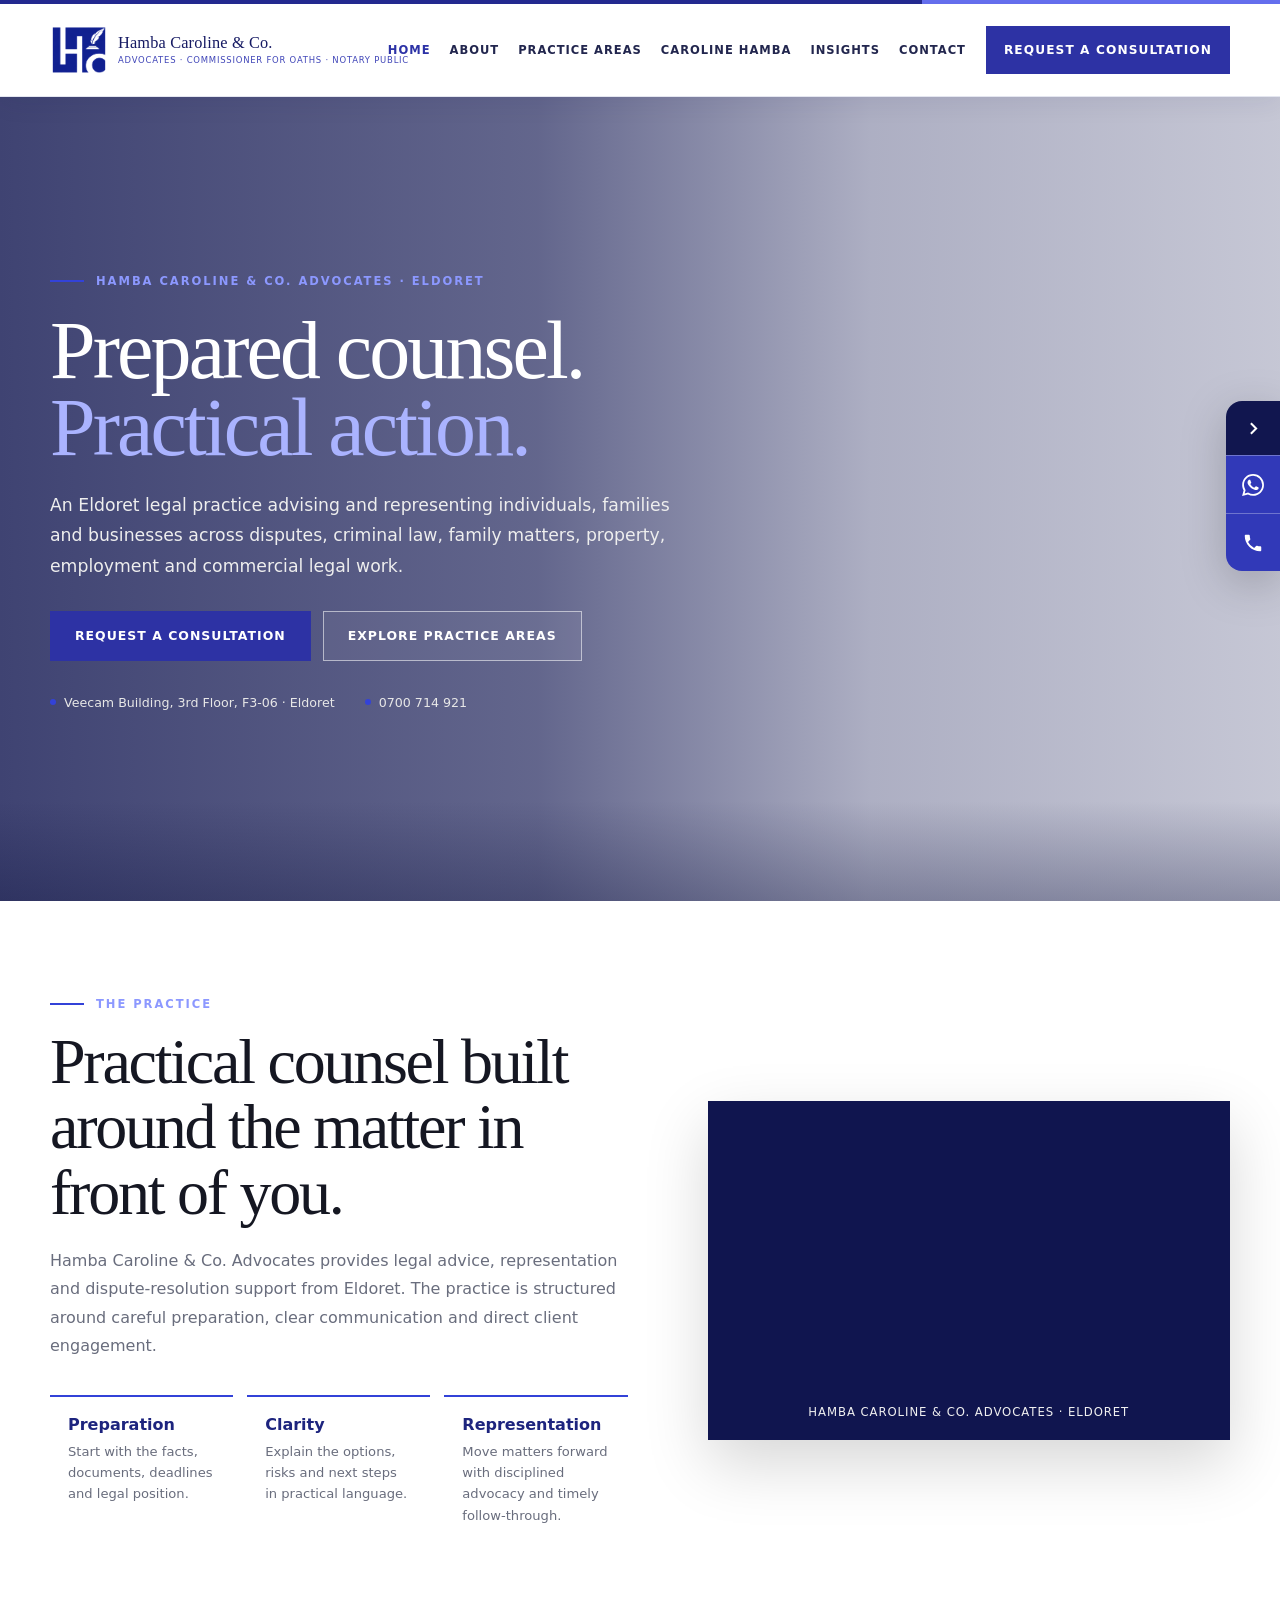
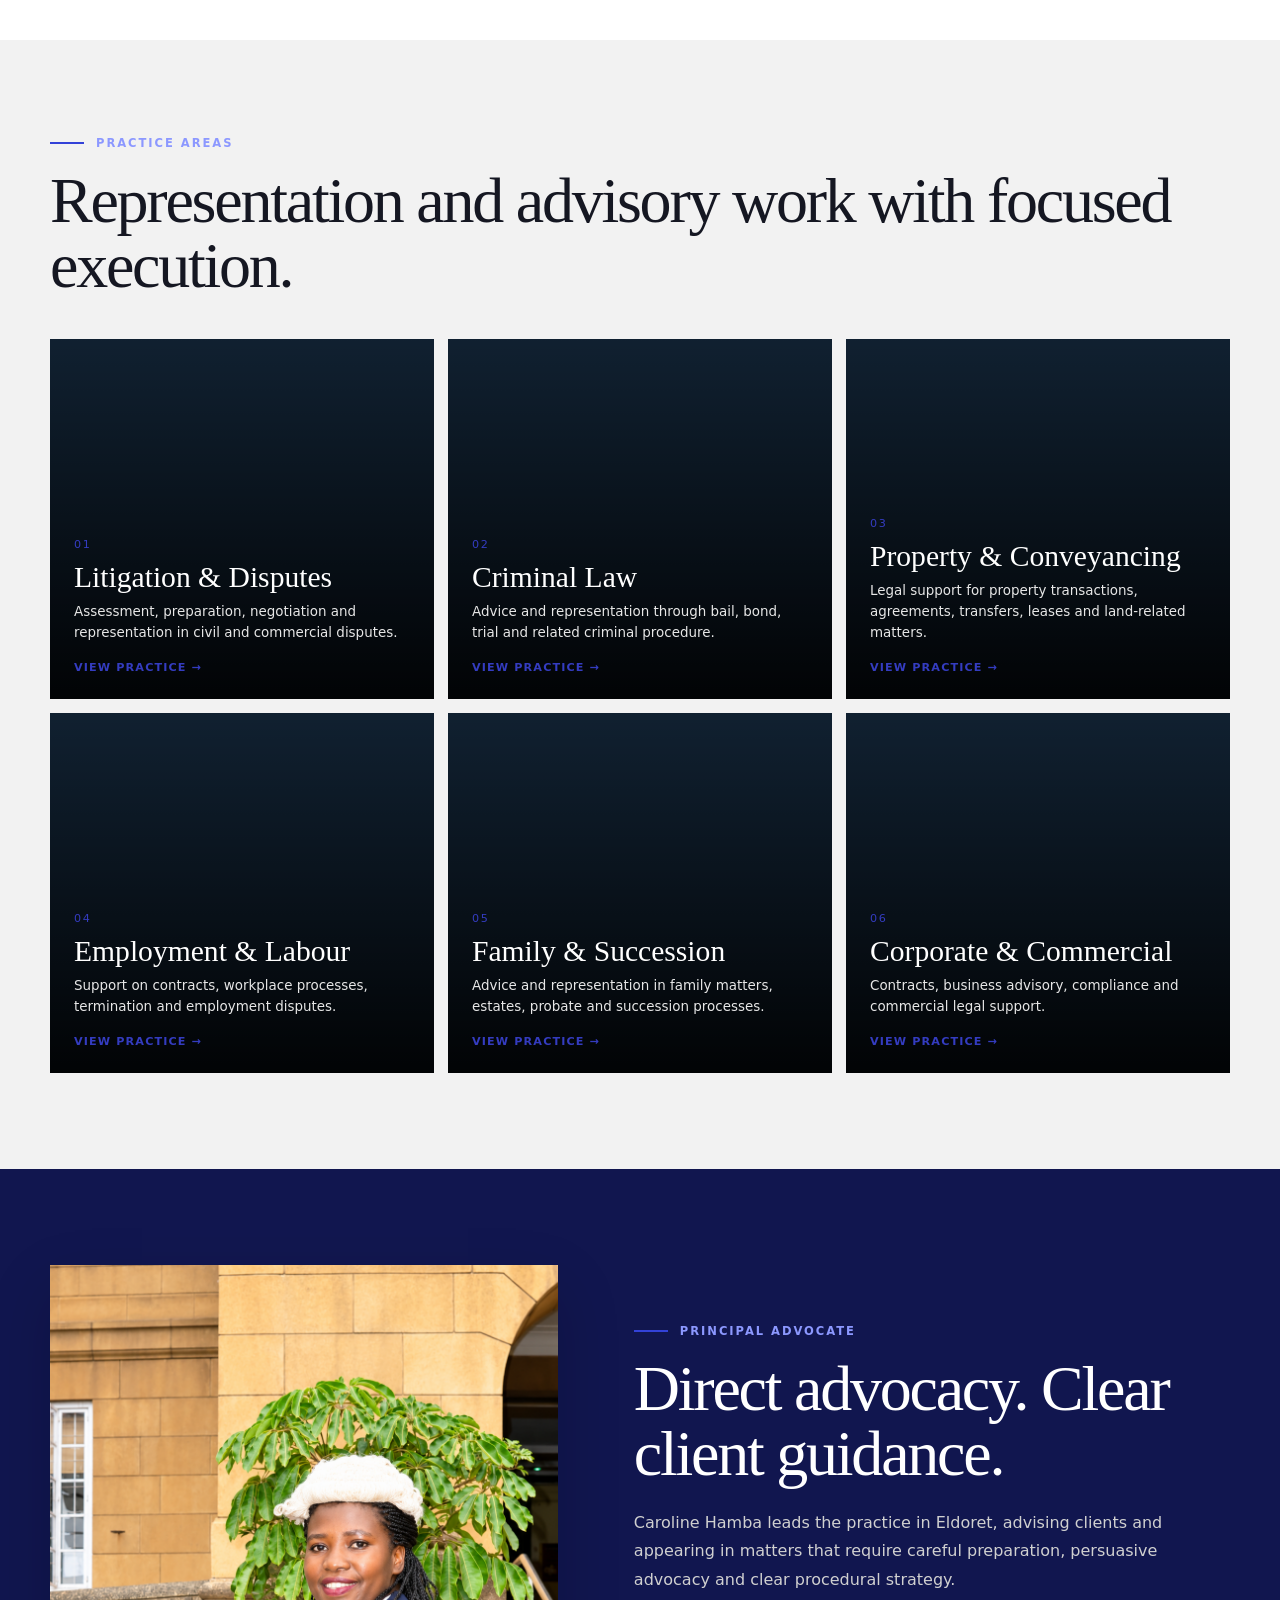
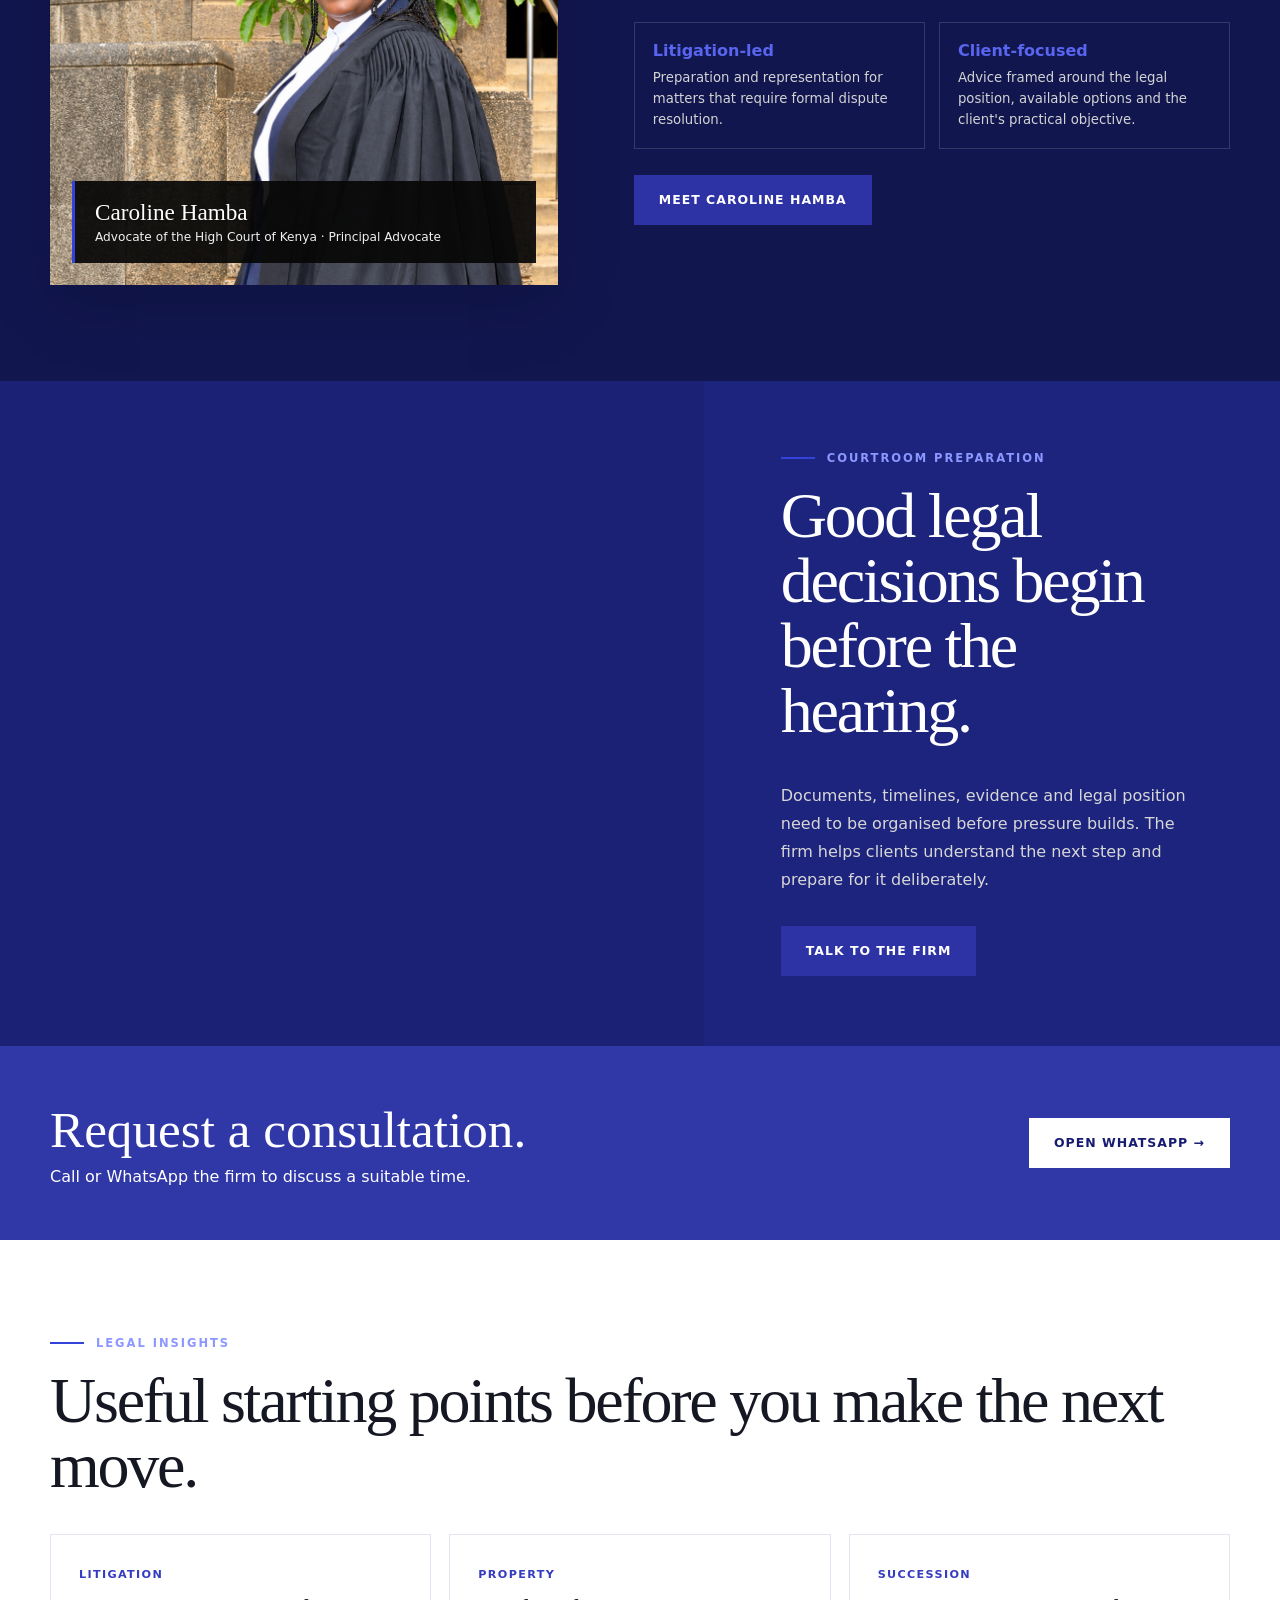
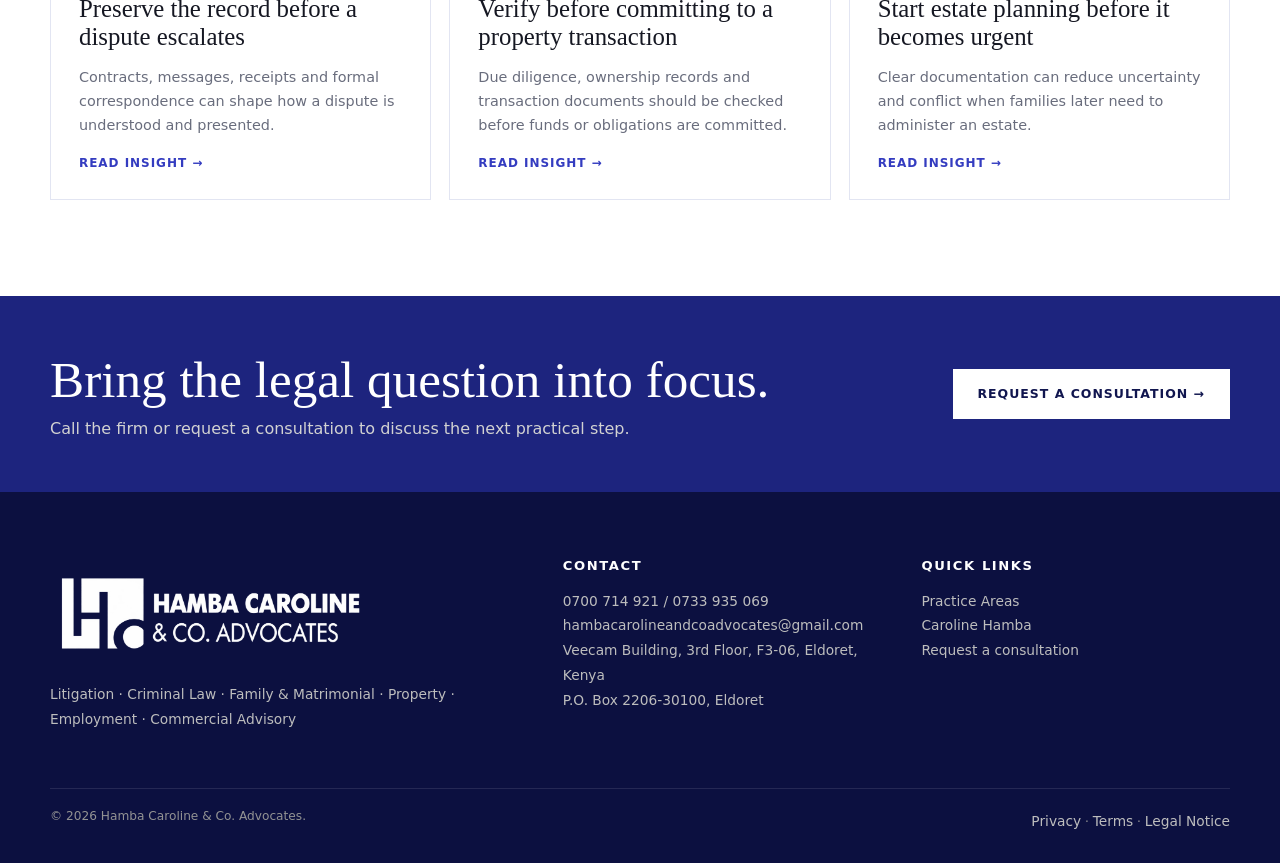
<file: index.html>
<!doctype html><html lang="en-KE"><head><meta charset="utf-8"><meta name="viewport" content="width=device-width,initial-scale=1,viewport-fit=cover"><title>Hamba Caroline &amp; Co. Advocates | Eldoret</title><meta name="description" content="Hamba Caroline &amp; Co. Advocates is an Eldoret law firm providing litigation, criminal law, property, employment, family, commercial and legal advisory services."><link rel="canonical" href="https://hamba-caroline-company-advocates.vercel.app/"><meta name="theme-color" content="#1d247e"><meta property="og:type" content="website"><meta property="og:title" content="Hamba Caroline &amp; Co. Advocates | Eldoret"><meta property="og:description" content="Hamba Caroline &amp; Co. Advocates is an Eldoret law firm providing litigation, criminal law, property, employment, family, commercial and legal advisory services."><meta property="og:url" content="https://hamba-caroline-company-advocates.vercel.app/"><meta property="og:image" content="https://hamba-caroline-company-advocates.vercel.app/images/hamba-caroline-social-card.jpg"><meta name="twitter:card" content="summary_large_image"><link rel="manifest" href="/site.webmanifest"><link rel="icon" href="/images/icon-192.png"><link rel="stylesheet" href="/assets/css/site.css?v=32"><script type="application/ld+json">{"@context": "https://schema.org", "@type": "LegalService", "name": "Hamba Caroline & Co. Advocates", "address": {"@type": "PostalAddress", "streetAddress": "Veecam Building, 3rd Floor, F3-06", "addressLocality": "Eldoret", "addressCountry": "KE"}, "postalCode": "30100", "telephone": "+254700714921", "email": "hambacarolineandcoadvocates@gmail.com", "url": "https://hamba-caroline-company-advocates.vercel.app", "areaServed": "Kenya"}</script></head><body><div class="topline"></div><header class="site-header"><div class="container nav"><a class="brand" href="/" aria-label="Hamba Caroline & Co. Advocates home"><img class="brand-mark" src="/images/monogram.png" alt=""><span class="brand-name"><b>Hamba Caroline &amp; Co.</b><small>Advocates · Commissioner for Oaths · Notary Public</small></span></a><nav class="nav-links" aria-label="Primary navigation"><a class="active" href="/">Home</a><a class="" href="/about/">About</a><a class="" href="/practice-areas/">Practice Areas</a><a class="" href="/managing-partner/">Caroline Hamba</a><a class="" href="/insights/">Insights</a><a class="" href="/contact/">Contact</a></nav><a class="nav-cta" href="https://wa.me/254700714921" target="_blank" rel="noopener">Request a consultation</a><button class="menu-btn" aria-label="Open menu" aria-expanded="false"><span></span></button></div><nav class="mobile-nav" aria-label="Mobile navigation"><a href="/">Home</a><a href="/about/">About</a><a href="/practice-areas/">Practice Areas</a><a href="/managing-partner/">Caroline Hamba</a><a href="/insights/">Insights</a><a href="/contact/">Contact</a><a href="https://wa.me/254700714921" target="_blank" rel="noopener">Request a consultation</a></nav></header><main><section class="hero"><div class="container"><div class="hero-content"><div class="eyebrow">Hamba Caroline &amp; Co. Advocates · Eldoret</div><h1 class="display">Prepared counsel.<br><span>Practical action.</span></h1><p class="lead">An Eldoret legal practice advising and representing individuals, families and businesses across disputes, criminal law, family matters, property, employment and commercial legal work.</p><div class="hero-actions"><a class="btn btn-gold" href="https://wa.me/254700714921" target="_blank" rel="noopener">Request a consultation</a><a class="btn btn-ghost" href="/practice-areas/">Explore practice areas</a></div><div class="hero-meta"><span><i></i>Veecam Building, 3rd Floor, F3-06 · Eldoret</span><span><i></i>0700 714 921</span></div></div></div></section>
<section class="section"><div class="container intro-grid"><div><div class="eyebrow">The practice</div><h2 class="section-title">Practical counsel built around the matter in front of you.</h2><p class="section-copy">Hamba Caroline &amp; Co. Advocates provides legal advice, representation and dispute-resolution support from Eldoret. The practice is structured around careful preparation, clear communication and direct client engagement.</p><div class="values"><div class="value"><b>Preparation</b><span>Start with the facts, documents, deadlines and legal position.</span></div><div class="value"><b>Clarity</b><span>Explain the options, risks and next steps in practical language.</span></div><div class="value"><b>Representation</b><span>Move matters forward with disciplined advocacy and timely follow-through.</span></div></div></div><div class="logo-animation"><video src="/assets/media/hamba-logo-intro.mp4" autoplay muted loop playsinline preload="metadata" aria-label="Animated Hamba Caroline & Co. Advocates logo"></video><small>HAMBA CAROLINE &amp; CO. ADVOCATES · ELDORET</small></div></div></section>
<section class="section practice-section"><div class="container"><div class="eyebrow">Practice areas</div><h2 class="section-title">Representation and advisory work with focused execution.</h2><div class="practice-grid">
<a class="practice-card" style="--image:url('https://images.unsplash.com/photo-1589829545856-d10d557cf95f?auto=format&fit=crop&w=1400&q=82')" href="/practice-areas/#litigation"><div class="practice-content"><span class="practice-number">01</span><h3>Litigation &amp; Disputes</h3><p>Assessment, preparation, negotiation and representation in civil and commercial disputes.</p><span class="practice-link">View practice →</span></div></a>
<a class="practice-card" style="--image:url('https://images.unsplash.com/photo-1453873531674-2151bcd01707?auto=format&fit=crop&w=1400&q=82')" href="/practice-areas/#criminal"><div class="practice-content"><span class="practice-number">02</span><h3>Criminal Law</h3><p>Advice and representation through bail, bond, trial and related criminal procedure.</p><span class="practice-link">View practice →</span></div></a>
<a class="practice-card" style="--image:url('https://images.unsplash.com/photo-1560518883-ce09059eeffa?auto=format&fit=crop&w=1400&q=82')" href="/practice-areas/#property"><div class="practice-content"><span class="practice-number">03</span><h3>Property &amp; Conveyancing</h3><p>Legal support for property transactions, agreements, transfers, leases and land-related matters.</p><span class="practice-link">View practice →</span></div></a>
<a class="practice-card" style="--image:url('https://images.unsplash.com/photo-1521791136064-7986c2920216?auto=format&fit=crop&w=1400&q=82')" href="/practice-areas/#employment"><div class="practice-content"><span class="practice-number">04</span><h3>Employment &amp; Labour</h3><p>Support on contracts, workplace processes, termination and employment disputes.</p><span class="practice-link">View practice →</span></div></a>
<a class="practice-card" style="--image:url('https://images.unsplash.com/photo-1504151932400-72d4384f04b3?auto=format&fit=crop&w=1400&q=82')" href="/practice-areas/#family"><div class="practice-content"><span class="practice-number">05</span><h3>Family &amp; Succession</h3><p>Advice and representation in family matters, estates, probate and succession processes.</p><span class="practice-link">View practice →</span></div></a>
<a class="practice-card" style="--image:url('https://images.unsplash.com/photo-1450101499163-c8848c66ca85?auto=format&fit=crop&w=1400&q=82')" href="/practice-areas/#commercial"><div class="practice-content"><span class="practice-number">06</span><h3>Corporate &amp; Commercial</h3><p>Contracts, business advisory, compliance and commercial legal support.</p><span class="practice-link">View practice →</span></div></a>
</div></div></section>
<section class="section partner-section"><div class="container partner-grid"><div class="partner-visual"><div class="partner-badge"><strong>Caroline Hamba</strong><span>Advocate of the High Court of Kenya · Principal Advocate</span></div></div><div><div class="eyebrow">Principal Advocate</div><h2 class="section-title">Direct advocacy. Clear client guidance.</h2><p class="section-copy">Caroline Hamba leads the practice in Eldoret, advising clients and appearing in matters that require careful preparation, persuasive advocacy and clear procedural strategy.</p><div class="partner-points"><div class="partner-point"><b>Litigation-led</b><span>Preparation and representation for matters that require formal dispute resolution.</span></div><div class="partner-point"><b>Client-focused</b><span>Advice framed around the legal position, available options and the client's practical objective.</span></div></div><div style="margin-top:26px"><a class="btn btn-gold" href="/managing-partner/">Meet Caroline Hamba</a></div></div></div></section>
<section class="image-band"><div class="photo hamba-band"></div><div class="copy"><div class="eyebrow">Courtroom preparation</div><h2 class="section-title">Good legal decisions begin before the hearing.</h2><p>Documents, timelines, evidence and legal position need to be organised before pressure builds. The firm helps clients understand the next step and prepare for it deliberately.</p><a class="btn btn-gold" style="align-self:flex-start;margin-top:16px" href="/contact/">Talk to the firm</a></div></section>
<section class="booking-band"><div class="container"><div><h2>Request a consultation.</h2><p>Call or WhatsApp the firm to discuss a suitable time.</p></div><a class="btn btn-navy" href="https://wa.me/254700714921" target="_blank" rel="noopener">Open WhatsApp →</a></div></section>
<section class="section"><div class="container"><div class="eyebrow">Legal insights</div><h2 class="section-title">Useful starting points before you make the next move.</h2><div class="insight-grid"><article class="insight-card"><span class="tag">Litigation</span><h3>Preserve the record before a dispute escalates</h3><p>Contracts, messages, receipts and formal correspondence can shape how a dispute is understood and presented.</p><a href="/insights/">Read insight →</a></article><article class="insight-card"><span class="tag">Property</span><h3>Verify before committing to a property transaction</h3><p>Due diligence, ownership records and transaction documents should be checked before funds or obligations are committed.</p><a href="/insights/">Read insight →</a></article><article class="insight-card"><span class="tag">Succession</span><h3>Start estate planning before it becomes urgent</h3><p>Clear documentation can reduce uncertainty and conflict when families later need to administer an estate.</p><a href="/insights/">Read insight →</a></article></div></div></section></main><aside class="contact-rail" aria-label="Quick contact"><button class="rail-toggle" aria-label="Expand or collapse quick contact"><svg viewBox="0 0 24 24" aria-hidden="true"><path d="M9 18l6-6-6-6"/></svg></button><div class="rail-actions"><a href="https://wa.me/254700714921" target="_blank" rel="noopener" aria-label="WhatsApp Hamba Caroline & Co. Advocates"><svg viewBox="0 0 24 24" aria-hidden="true"><path d="M20.52 3.48A11.82 11.82 0 0 0 12.09 0C5.53 0 .2 5.32.2 11.87c0 2.09.55 4.13 1.6 5.93L.1 24l6.36-1.67a11.9 11.9 0 0 0 5.62 1.43h.01c6.55 0 11.88-5.33 11.88-11.88 0-3.17-1.23-6.15-3.45-8.4Zm-8.43 18.27h-.01a9.86 9.86 0 0 1-5.03-1.38l-.36-.21-3.77.99 1.01-3.67-.24-.38a9.83 9.83 0 0 1-1.51-5.23c0-5.46 4.45-9.9 9.92-9.9a9.84 9.84 0 0 1 7.01 2.91 9.83 9.83 0 0 1 2.9 7.01c0 5.46-4.45 9.86-9.92 9.86Zm5.44-7.41c-.3-.15-1.76-.87-2.03-.97-.27-.1-.47-.15-.67.15-.2.3-.77.97-.94 1.17-.17.2-.35.22-.65.07-.3-.15-1.26-.46-2.4-1.48-.89-.79-1.49-1.77-1.66-2.07-.17-.3-.02-.46.13-.61.13-.13.3-.35.45-.52.15-.17.2-.3.3-.5.1-.2.05-.37-.02-.52-.08-.15-.67-1.61-.92-2.21-.24-.58-.49-.5-.67-.51h-.57c-.2 0-.52.07-.79.37-.27.3-1.04 1.02-1.04 2.48s1.07 2.88 1.22 3.08c.15.2 2.1 3.21 5.09 4.5.71.31 1.27.49 1.7.63.72.23 1.37.2 1.88.12.57-.08 1.76-.72 2.01-1.42.25-.7.25-1.3.17-1.42-.07-.13-.27-.2-.57-.35Z"/></svg></a><a href="tel:+254700714921" aria-label="Call Hamba Caroline & Co. Advocates"><svg viewBox="0 0 24 24" aria-hidden="true"><path d="M6.62 10.79a15.5 15.5 0 0 0 6.59 6.59l2.2-2.2a1 1 0 0 1 1.02-.24c1.12.37 2.33.57 3.57.57a1 1 0 0 1 1 1V20a1 1 0 0 1-1 1C10.61 21 3 13.39 3 4a1 1 0 0 1 1-1h3.5a1 1 0 0 1 1 1c0 1.25.2 2.45.57 3.57a1 1 0 0 1-.25 1.02l-2.2 2.2Z"/></svg></a></div></aside><section class="cta-strip"><div class="container"><div><h2>Bring the legal question into focus.</h2><p>Call the firm or request a consultation to discuss the next practical step.</p></div><a class="btn btn-light" href="https://wa.me/254700714921" target="_blank" rel="noopener">Request a consultation →</a></div></section><footer class="footer"><div class="container"><div class="footer-grid"><div><div class="footer-brand"><img src="/images/logo-footer-white.png" alt="Hamba Caroline & Co. Advocates"></div><p>Litigation · Criminal Law · Family & Matrimonial · Property · Employment · Commercial Advisory</p></div><div><h4>Contact</h4><p><a href="tel:+254700714921">0700 714 921</a> / <a href="tel:+254733935069">0733 935 069</a><br><a href="mailto:hambacarolineandcoadvocates@gmail.com">hambacarolineandcoadvocates@gmail.com</a><br>Veecam Building, 3rd Floor, F3-06, Eldoret, Kenya<br>P.O. Box 2206-30100, Eldoret</p></div><div><h4>Quick links</h4><p><a href="/practice-areas/">Practice Areas</a><br><a href="/managing-partner/">Caroline Hamba</a><br><a href="https://wa.me/254700714921" target="_blank" rel="noopener">Request a consultation</a></p></div></div><div class="footer-bottom"><span>© 2026 Hamba Caroline & Co. Advocates.</span><span><a href="/privacy/">Privacy</a> · <a href="/terms/">Terms</a> · <a href="/legal-notice/">Legal Notice</a></span></div></div></footer><script src="/assets/js/site.js?v=32" defer></script></body></html>
</file>
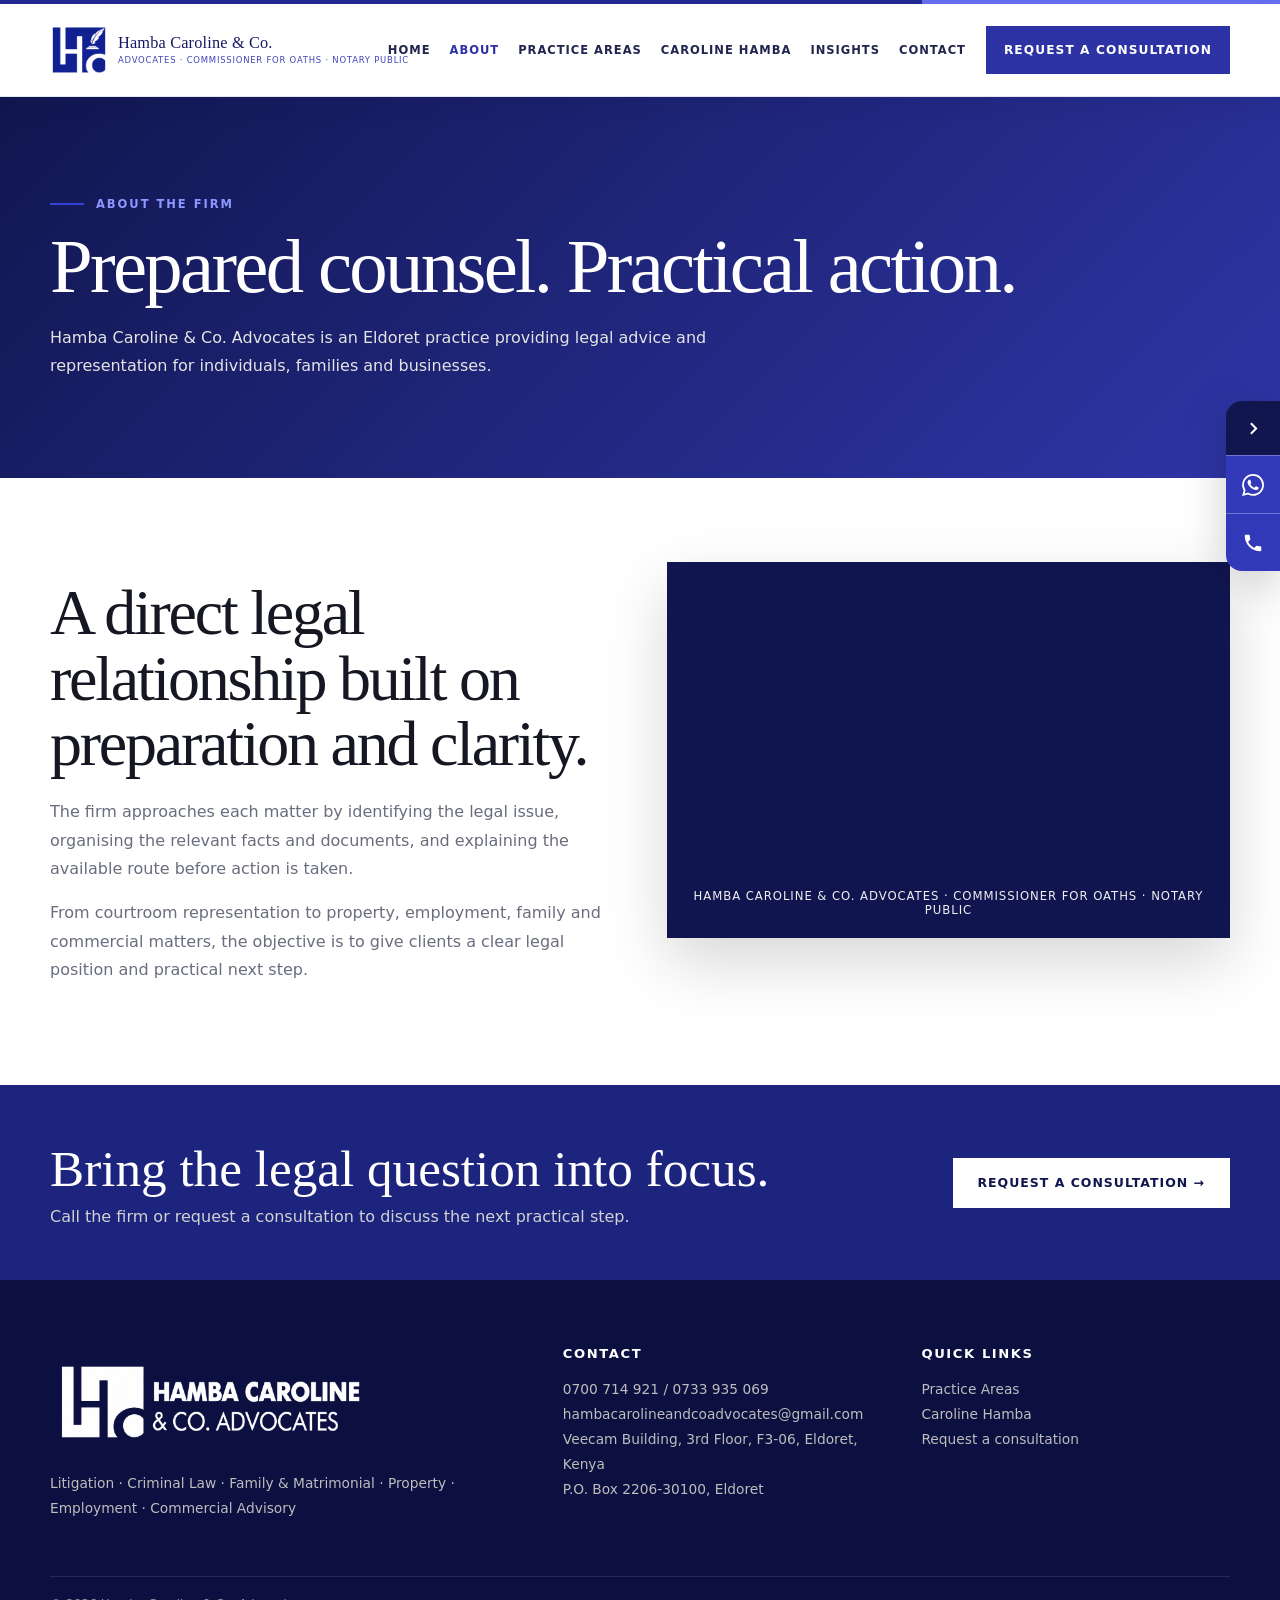
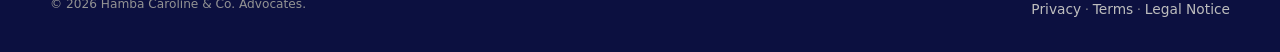
<file: about/index.html>
<!doctype html><html lang="en-KE"><head><meta charset="utf-8"><meta name="viewport" content="width=device-width,initial-scale=1,viewport-fit=cover"><title>About | Hamba Caroline &amp; Co. Advocates</title><meta name="description" content="Learn about Hamba Caroline &amp; Co. Advocates, an Eldoret legal practice."><link rel="canonical" href="https://hamba-caroline-company-advocates.vercel.app/about/"><meta name="theme-color" content="#1d247e"><meta property="og:type" content="website"><meta property="og:title" content="About | Hamba Caroline &amp; Co. Advocates"><meta property="og:description" content="Learn about Hamba Caroline &amp; Co. Advocates, an Eldoret legal practice."><meta property="og:url" content="https://hamba-caroline-company-advocates.vercel.app/about/"><meta property="og:image" content="https://hamba-caroline-company-advocates.vercel.app/images/hamba-caroline-social-card.jpg"><meta name="twitter:card" content="summary_large_image"><link rel="manifest" href="/site.webmanifest"><link rel="icon" href="/images/icon-192.png"><link rel="stylesheet" href="/assets/css/site.css?v=32"><script type="application/ld+json">{"@context": "https://schema.org", "@type": "LegalService", "name": "Hamba Caroline & Co. Advocates", "address": {"@type": "PostalAddress", "streetAddress": "Veecam Building, 3rd Floor, F3-06", "addressLocality": "Eldoret", "addressCountry": "KE"}, "postalCode": "30100", "telephone": "+254700714921", "email": "hambacarolineandcoadvocates@gmail.com", "url": "https://hamba-caroline-company-advocates.vercel.app", "areaServed": "Kenya"}</script></head><body><div class="topline"></div><header class="site-header"><div class="container nav"><a class="brand" href="/" aria-label="Hamba Caroline & Co. Advocates home"><img class="brand-mark" src="/images/monogram.png" alt=""><span class="brand-name"><b>Hamba Caroline &amp; Co.</b><small>Advocates · Commissioner for Oaths · Notary Public</small></span></a><nav class="nav-links" aria-label="Primary navigation"><a class="" href="/">Home</a><a class="active" href="/about/">About</a><a class="" href="/practice-areas/">Practice Areas</a><a class="" href="/managing-partner/">Caroline Hamba</a><a class="" href="/insights/">Insights</a><a class="" href="/contact/">Contact</a></nav><a class="nav-cta" href="https://wa.me/254700714921" target="_blank" rel="noopener">Request a consultation</a><button class="menu-btn" aria-label="Open menu" aria-expanded="false"><span></span></button></div><nav class="mobile-nav" aria-label="Mobile navigation"><a href="/">Home</a><a href="/about/">About</a><a href="/practice-areas/">Practice Areas</a><a href="/managing-partner/">Caroline Hamba</a><a href="/insights/">Insights</a><a href="/contact/">Contact</a><a href="https://wa.me/254700714921" target="_blank" rel="noopener">Request a consultation</a></nav></header><main><section class="page-hero"><div class="container"><div class="eyebrow">About the firm</div><h1 class="page-title">Prepared counsel. Practical action.</h1><p>Hamba Caroline & Co. Advocates is an Eldoret practice providing legal advice and representation for individuals, families and businesses.</p></div></section><section class="page-main"><div class="container two-col"><div><h2 class="section-title">A direct legal relationship built on preparation and clarity.</h2><p class="section-copy">The firm approaches each matter by identifying the legal issue, organising the relevant facts and documents, and explaining the available route before action is taken.</p><p class="section-copy">From courtroom representation to property, employment, family and commercial matters, the objective is to give clients a clear legal position and practical next step.</p></div><div class="logo-animation"><video src="/assets/media/hamba-logo-intro.mp4" autoplay muted loop playsinline preload="metadata"></video><small>HAMBA CAROLINE &amp; CO. ADVOCATES · COMMISSIONER FOR OATHS · NOTARY PUBLIC</small></div></div></section></main><aside class="contact-rail" aria-label="Quick contact"><button class="rail-toggle" aria-label="Expand or collapse quick contact"><svg viewBox="0 0 24 24" aria-hidden="true"><path d="M9 18l6-6-6-6"/></svg></button><div class="rail-actions"><a href="https://wa.me/254700714921" target="_blank" rel="noopener" aria-label="WhatsApp Hamba Caroline & Co. Advocates"><svg viewBox="0 0 24 24" aria-hidden="true"><path d="M20.52 3.48A11.82 11.82 0 0 0 12.09 0C5.53 0 .2 5.32.2 11.87c0 2.09.55 4.13 1.6 5.93L.1 24l6.36-1.67a11.9 11.9 0 0 0 5.62 1.43h.01c6.55 0 11.88-5.33 11.88-11.88 0-3.17-1.23-6.15-3.45-8.4Zm-8.43 18.27h-.01a9.86 9.86 0 0 1-5.03-1.38l-.36-.21-3.77.99 1.01-3.67-.24-.38a9.83 9.83 0 0 1-1.51-5.23c0-5.46 4.45-9.9 9.92-9.9a9.84 9.84 0 0 1 7.01 2.91 9.83 9.83 0 0 1 2.9 7.01c0 5.46-4.45 9.86-9.92 9.86Zm5.44-7.41c-.3-.15-1.76-.87-2.03-.97-.27-.1-.47-.15-.67.15-.2.3-.77.97-.94 1.17-.17.2-.35.22-.65.07-.3-.15-1.26-.46-2.4-1.48-.89-.79-1.49-1.77-1.66-2.07-.17-.3-.02-.46.13-.61.13-.13.3-.35.45-.52.15-.17.2-.3.3-.5.1-.2.05-.37-.02-.52-.08-.15-.67-1.61-.92-2.21-.24-.58-.49-.5-.67-.51h-.57c-.2 0-.52.07-.79.37-.27.3-1.04 1.02-1.04 2.48s1.07 2.88 1.22 3.08c.15.2 2.1 3.21 5.09 4.5.71.31 1.27.49 1.7.63.72.23 1.37.2 1.88.12.57-.08 1.76-.72 2.01-1.42.25-.7.25-1.3.17-1.42-.07-.13-.27-.2-.57-.35Z"/></svg></a><a href="tel:+254700714921" aria-label="Call Hamba Caroline & Co. Advocates"><svg viewBox="0 0 24 24" aria-hidden="true"><path d="M6.62 10.79a15.5 15.5 0 0 0 6.59 6.59l2.2-2.2a1 1 0 0 1 1.02-.24c1.12.37 2.33.57 3.57.57a1 1 0 0 1 1 1V20a1 1 0 0 1-1 1C10.61 21 3 13.39 3 4a1 1 0 0 1 1-1h3.5a1 1 0 0 1 1 1c0 1.25.2 2.45.57 3.57a1 1 0 0 1-.25 1.02l-2.2 2.2Z"/></svg></a></div></aside><section class="cta-strip"><div class="container"><div><h2>Bring the legal question into focus.</h2><p>Call the firm or request a consultation to discuss the next practical step.</p></div><a class="btn btn-light" href="https://wa.me/254700714921" target="_blank" rel="noopener">Request a consultation →</a></div></section><footer class="footer"><div class="container"><div class="footer-grid"><div><div class="footer-brand"><img src="/images/logo-footer-white.png" alt="Hamba Caroline & Co. Advocates"></div><p>Litigation · Criminal Law · Family & Matrimonial · Property · Employment · Commercial Advisory</p></div><div><h4>Contact</h4><p><a href="tel:+254700714921">0700 714 921</a> / <a href="tel:+254733935069">0733 935 069</a><br><a href="mailto:hambacarolineandcoadvocates@gmail.com">hambacarolineandcoadvocates@gmail.com</a><br>Veecam Building, 3rd Floor, F3-06, Eldoret, Kenya<br>P.O. Box 2206-30100, Eldoret</p></div><div><h4>Quick links</h4><p><a href="/practice-areas/">Practice Areas</a><br><a href="/managing-partner/">Caroline Hamba</a><br><a href="https://wa.me/254700714921" target="_blank" rel="noopener">Request a consultation</a></p></div></div><div class="footer-bottom"><span>© 2026 Hamba Caroline & Co. Advocates.</span><span><a href="/privacy/">Privacy</a> · <a href="/terms/">Terms</a> · <a href="/legal-notice/">Legal Notice</a></span></div></div></footer><script src="/assets/js/site.js?v=32" defer></script></body></html>
</file>
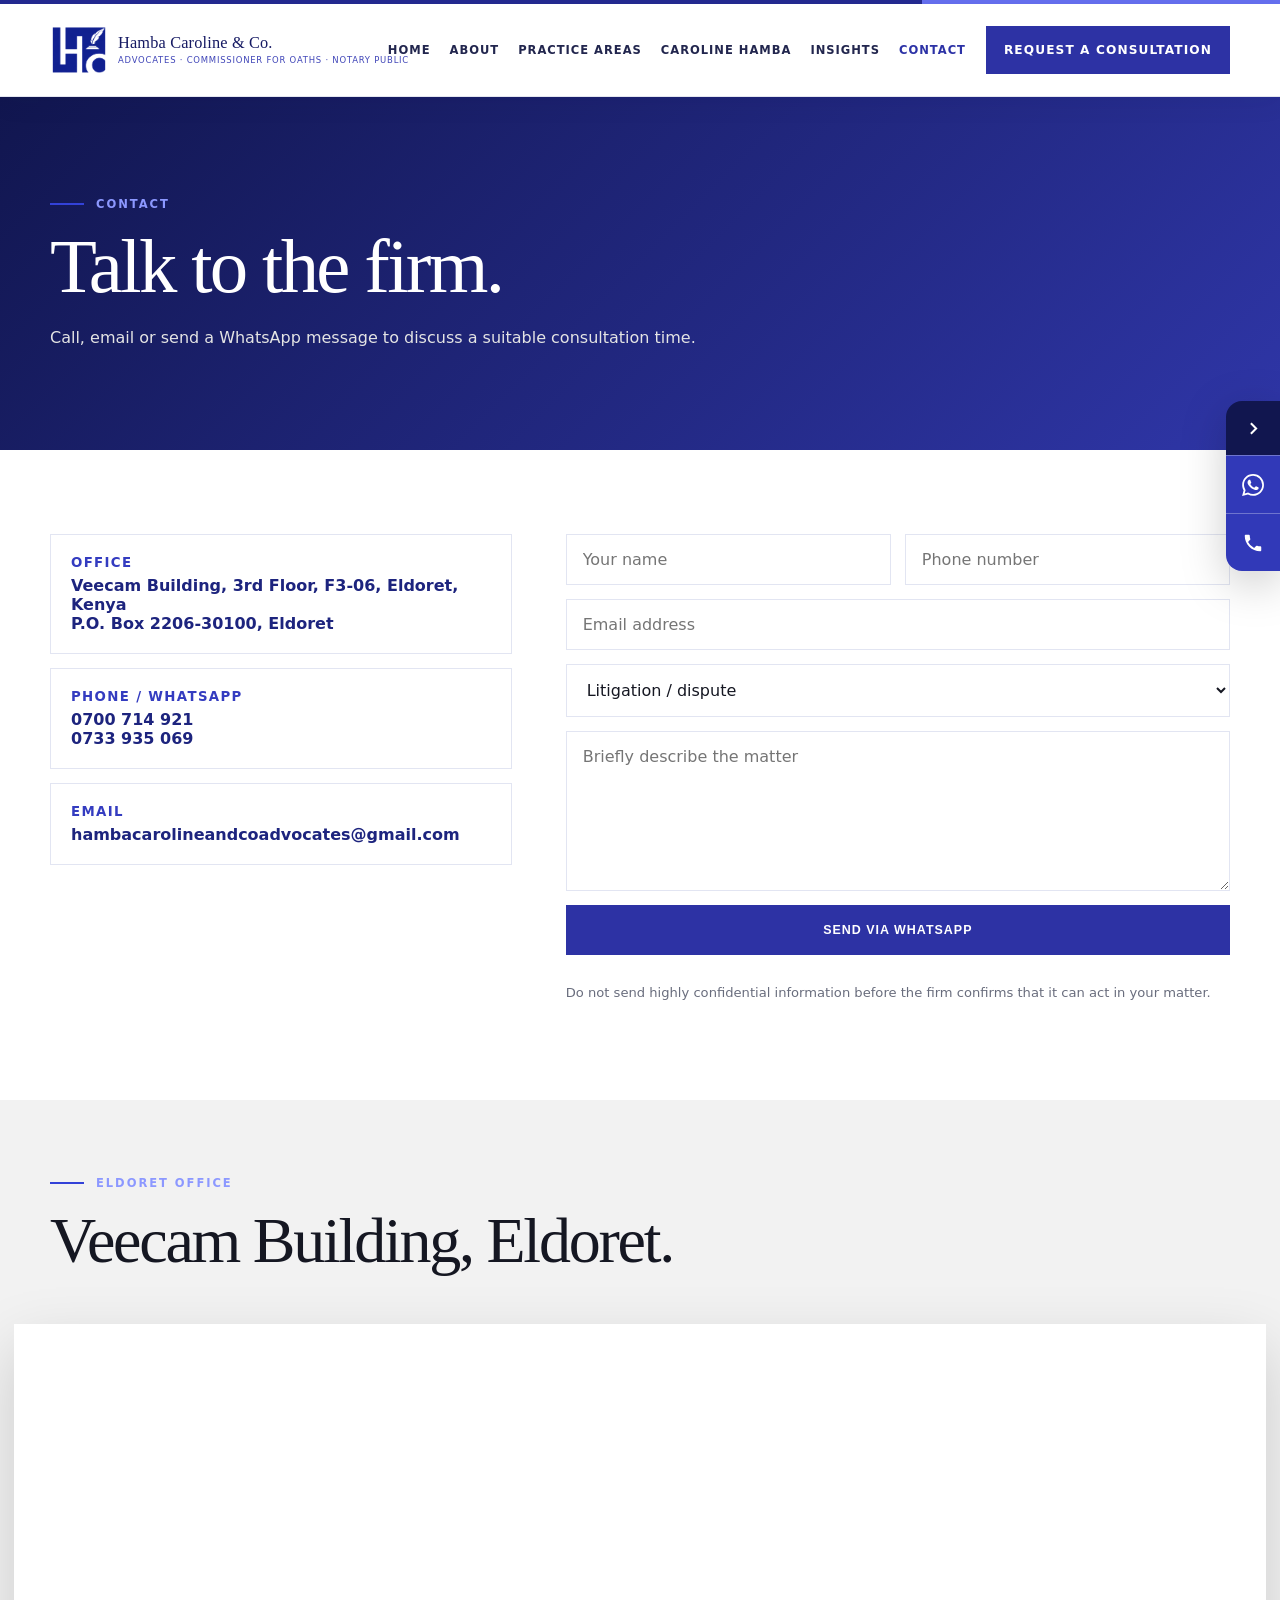
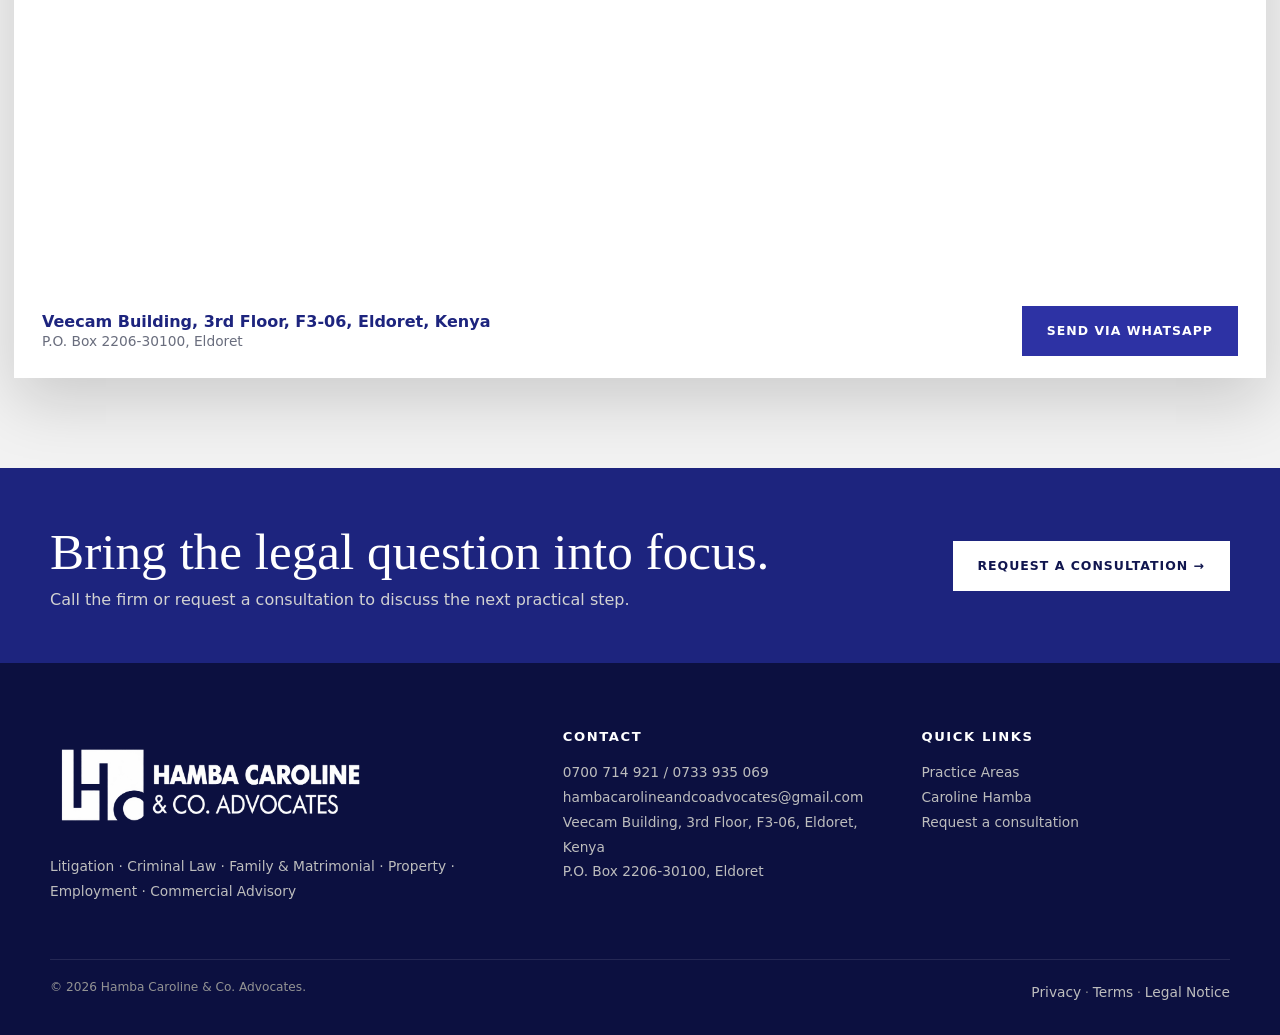
<file: contact/index.html>
<!doctype html><html lang="en-KE"><head><meta charset="utf-8"><meta name="viewport" content="width=device-width,initial-scale=1,viewport-fit=cover"><title>Contact | Hamba Caroline &amp; Co. Advocates</title><meta name="description" content="Contact Hamba Caroline &amp; Co. Advocates at Veecam Building, Eldoret."><link rel="canonical" href="https://hamba-caroline-company-advocates.vercel.app/contact/"><meta name="theme-color" content="#1d247e"><meta property="og:type" content="website"><meta property="og:title" content="Contact | Hamba Caroline &amp; Co. Advocates"><meta property="og:description" content="Contact Hamba Caroline &amp; Co. Advocates at Veecam Building, Eldoret."><meta property="og:url" content="https://hamba-caroline-company-advocates.vercel.app/contact/"><meta property="og:image" content="https://hamba-caroline-company-advocates.vercel.app/images/hamba-caroline-social-card.jpg"><meta name="twitter:card" content="summary_large_image"><link rel="manifest" href="/site.webmanifest"><link rel="icon" href="/images/icon-192.png"><link rel="stylesheet" href="/assets/css/site.css?v=32"><script type="application/ld+json">{"@context": "https://schema.org", "@type": "LegalService", "name": "Hamba Caroline & Co. Advocates", "address": {"@type": "PostalAddress", "streetAddress": "Veecam Building, 3rd Floor, F3-06", "addressLocality": "Eldoret", "addressCountry": "KE"}, "postalCode": "30100", "telephone": "+254700714921", "email": "hambacarolineandcoadvocates@gmail.com", "url": "https://hamba-caroline-company-advocates.vercel.app", "areaServed": "Kenya"}</script></head><body><div class="topline"></div><header class="site-header"><div class="container nav"><a class="brand" href="/" aria-label="Hamba Caroline & Co. Advocates home"><img class="brand-mark" src="/images/monogram.png" alt=""><span class="brand-name"><b>Hamba Caroline &amp; Co.</b><small>Advocates · Commissioner for Oaths · Notary Public</small></span></a><nav class="nav-links" aria-label="Primary navigation"><a class="" href="/">Home</a><a class="" href="/about/">About</a><a class="" href="/practice-areas/">Practice Areas</a><a class="" href="/managing-partner/">Caroline Hamba</a><a class="" href="/insights/">Insights</a><a class="active" href="/contact/">Contact</a></nav><a class="nav-cta" href="https://wa.me/254700714921" target="_blank" rel="noopener">Request a consultation</a><button class="menu-btn" aria-label="Open menu" aria-expanded="false"><span></span></button></div><nav class="mobile-nav" aria-label="Mobile navigation"><a href="/">Home</a><a href="/about/">About</a><a href="/practice-areas/">Practice Areas</a><a href="/managing-partner/">Caroline Hamba</a><a href="/insights/">Insights</a><a href="/contact/">Contact</a><a href="https://wa.me/254700714921" target="_blank" rel="noopener">Request a consultation</a></nav></header><main><section class="page-hero"><div class="container"><div class="eyebrow">Contact</div><h1 class="page-title">Talk to the firm.</h1><p>Call, email or send a WhatsApp message to discuss a suitable consultation time.</p></div></section><section class="page-main"><div class="container contact-grid"><div><div class="contact-list"><div class="contact-item"><small>Office</small><span>Veecam Building, 3rd Floor, F3-06, Eldoret, Kenya<br>P.O. Box 2206-30100, Eldoret</span></div><div class="contact-item"><small>Phone / WhatsApp</small><a href="tel:+254700714921">0700 714 921</a><br><a href="tel:+254733935069">0733 935 069</a></div><div class="contact-item"><small>Email</small><a href="mailto:hambacarolineandcoadvocates@gmail.com">hambacarolineandcoadvocates@gmail.com</a></div></div></div><form class="contact-form" data-contact-form><input name="name" placeholder="Your name" required><input name="phone" placeholder="Phone number"><input class="full" type="email" name="email" placeholder="Email address"><select class="full" name="matter"><option>Litigation / dispute</option><option>Criminal matter</option><option>Property / conveyancing</option><option>Employment / labour</option><option>Family / succession</option><option>Commercial / corporate</option><option>Other legal matter</option></select><textarea class="full" name="message" placeholder="Briefly describe the matter"></textarea><button class="btn btn-gold full" type="submit">Send via WhatsApp</button><p class="small-note full">Do not send highly confidential information before the firm confirms that it can act in your matter.</p></form></div></section><section class="map-wrap"><div class="container map-head"><div class="eyebrow">Eldoret office</div><h2 class="section-title">Veecam Building, Eldoret.</h2></div><div class="map-shell"><iframe title="Map showing Veecam Building, Eldoret" loading="lazy" referrerpolicy="no-referrer-when-downgrade" src="https://www.google.com/maps?q=Veecam+Building+Eldoret+Kenya&output=embed"></iframe><div class="map-footer"><div><strong>Veecam Building, 3rd Floor, F3-06, Eldoret, Kenya</strong><span>P.O. Box 2206-30100, Eldoret</span></div><a class="btn btn-gold" href="https://wa.me/254700714921" target="_blank" rel="noopener">Send via WhatsApp</a></div></div></section></main><aside class="contact-rail" aria-label="Quick contact"><button class="rail-toggle" aria-label="Expand or collapse quick contact"><svg viewBox="0 0 24 24" aria-hidden="true"><path d="M9 18l6-6-6-6"/></svg></button><div class="rail-actions"><a href="https://wa.me/254700714921" target="_blank" rel="noopener" aria-label="WhatsApp Hamba Caroline & Co. Advocates"><svg viewBox="0 0 24 24" aria-hidden="true"><path d="M20.52 3.48A11.82 11.82 0 0 0 12.09 0C5.53 0 .2 5.32.2 11.87c0 2.09.55 4.13 1.6 5.93L.1 24l6.36-1.67a11.9 11.9 0 0 0 5.62 1.43h.01c6.55 0 11.88-5.33 11.88-11.88 0-3.17-1.23-6.15-3.45-8.4Zm-8.43 18.27h-.01a9.86 9.86 0 0 1-5.03-1.38l-.36-.21-3.77.99 1.01-3.67-.24-.38a9.83 9.83 0 0 1-1.51-5.23c0-5.46 4.45-9.9 9.92-9.9a9.84 9.84 0 0 1 7.01 2.91 9.83 9.83 0 0 1 2.9 7.01c0 5.46-4.45 9.86-9.92 9.86Zm5.44-7.41c-.3-.15-1.76-.87-2.03-.97-.27-.1-.47-.15-.67.15-.2.3-.77.97-.94 1.17-.17.2-.35.22-.65.07-.3-.15-1.26-.46-2.4-1.48-.89-.79-1.49-1.77-1.66-2.07-.17-.3-.02-.46.13-.61.13-.13.3-.35.45-.52.15-.17.2-.3.3-.5.1-.2.05-.37-.02-.52-.08-.15-.67-1.61-.92-2.21-.24-.58-.49-.5-.67-.51h-.57c-.2 0-.52.07-.79.37-.27.3-1.04 1.02-1.04 2.48s1.07 2.88 1.22 3.08c.15.2 2.1 3.21 5.09 4.5.71.31 1.27.49 1.7.63.72.23 1.37.2 1.88.12.57-.08 1.76-.72 2.01-1.42.25-.7.25-1.3.17-1.42-.07-.13-.27-.2-.57-.35Z"/></svg></a><a href="tel:+254700714921" aria-label="Call Hamba Caroline & Co. Advocates"><svg viewBox="0 0 24 24" aria-hidden="true"><path d="M6.62 10.79a15.5 15.5 0 0 0 6.59 6.59l2.2-2.2a1 1 0 0 1 1.02-.24c1.12.37 2.33.57 3.57.57a1 1 0 0 1 1 1V20a1 1 0 0 1-1 1C10.61 21 3 13.39 3 4a1 1 0 0 1 1-1h3.5a1 1 0 0 1 1 1c0 1.25.2 2.45.57 3.57a1 1 0 0 1-.25 1.02l-2.2 2.2Z"/></svg></a></div></aside><section class="cta-strip"><div class="container"><div><h2>Bring the legal question into focus.</h2><p>Call the firm or request a consultation to discuss the next practical step.</p></div><a class="btn btn-light" href="https://wa.me/254700714921" target="_blank" rel="noopener">Request a consultation →</a></div></section><footer class="footer"><div class="container"><div class="footer-grid"><div><div class="footer-brand"><img src="/images/logo-footer-white.png" alt="Hamba Caroline & Co. Advocates"></div><p>Litigation · Criminal Law · Family & Matrimonial · Property · Employment · Commercial Advisory</p></div><div><h4>Contact</h4><p><a href="tel:+254700714921">0700 714 921</a> / <a href="tel:+254733935069">0733 935 069</a><br><a href="mailto:hambacarolineandcoadvocates@gmail.com">hambacarolineandcoadvocates@gmail.com</a><br>Veecam Building, 3rd Floor, F3-06, Eldoret, Kenya<br>P.O. Box 2206-30100, Eldoret</p></div><div><h4>Quick links</h4><p><a href="/practice-areas/">Practice Areas</a><br><a href="/managing-partner/">Caroline Hamba</a><br><a href="https://wa.me/254700714921" target="_blank" rel="noopener">Request a consultation</a></p></div></div><div class="footer-bottom"><span>© 2026 Hamba Caroline & Co. Advocates.</span><span><a href="/privacy/">Privacy</a> · <a href="/terms/">Terms</a> · <a href="/legal-notice/">Legal Notice</a></span></div></div></footer><script src="/assets/js/site.js?v=32" defer></script></body></html>
</file>
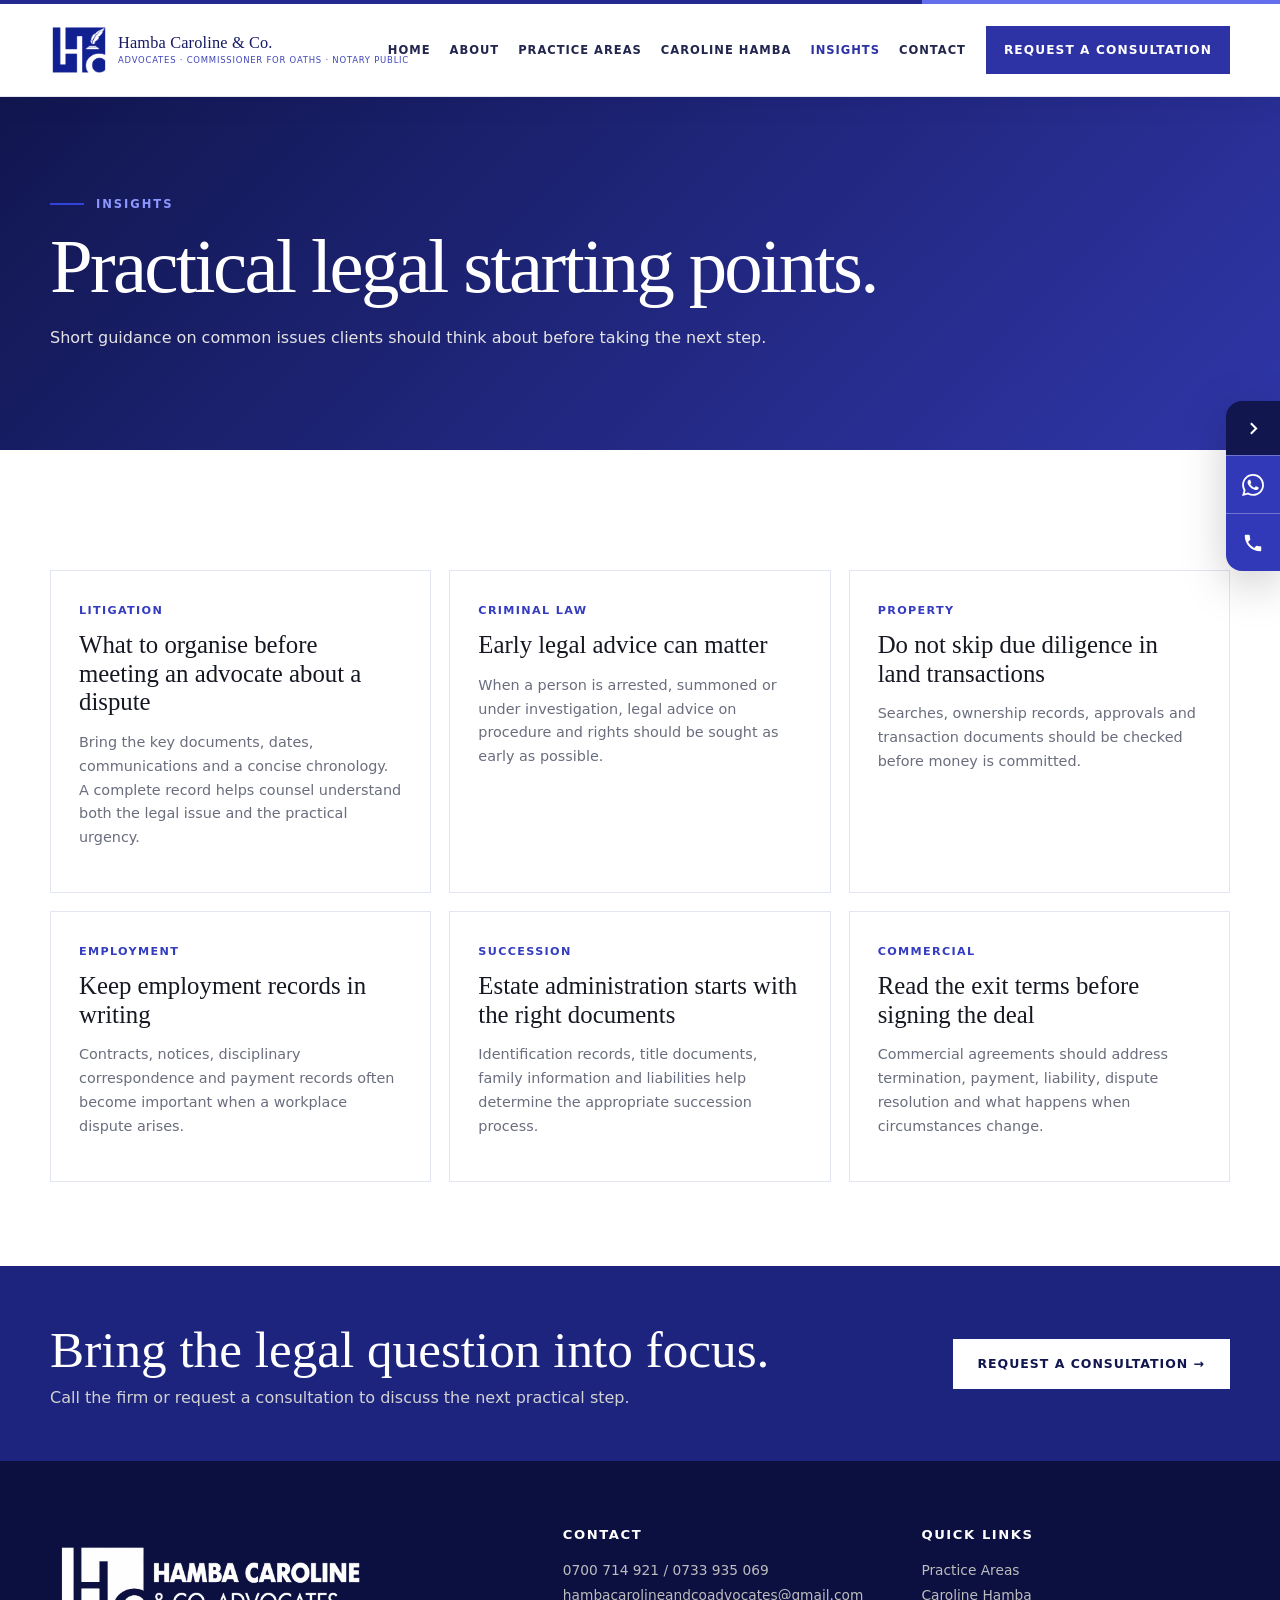
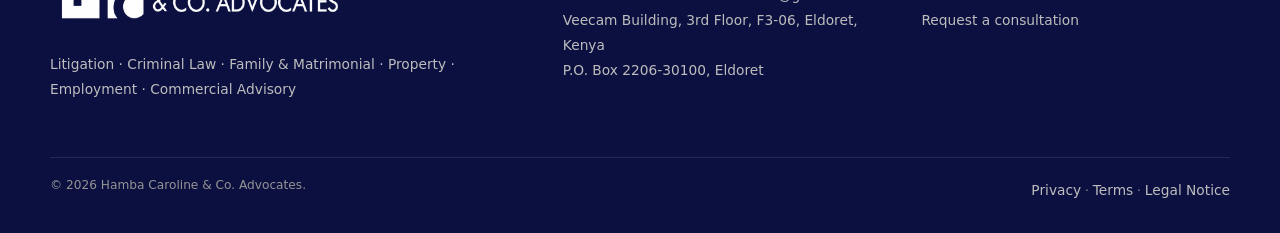
<file: insights/index.html>
<!doctype html><html lang="en-KE"><head><meta charset="utf-8"><meta name="viewport" content="width=device-width,initial-scale=1,viewport-fit=cover"><title>Insights | Hamba Caroline &amp; Co. Advocates</title><meta name="description" content="Legal insights and practical guidance from Hamba Caroline &amp; Co. Advocates."><link rel="canonical" href="https://hamba-caroline-company-advocates.vercel.app/insights/"><meta name="theme-color" content="#1d247e"><meta property="og:type" content="website"><meta property="og:title" content="Insights | Hamba Caroline &amp; Co. Advocates"><meta property="og:description" content="Legal insights and practical guidance from Hamba Caroline &amp; Co. Advocates."><meta property="og:url" content="https://hamba-caroline-company-advocates.vercel.app/insights/"><meta property="og:image" content="https://hamba-caroline-company-advocates.vercel.app/images/hamba-caroline-social-card.jpg"><meta name="twitter:card" content="summary_large_image"><link rel="manifest" href="/site.webmanifest"><link rel="icon" href="/images/icon-192.png"><link rel="stylesheet" href="/assets/css/site.css?v=32"><script type="application/ld+json">{"@context": "https://schema.org", "@type": "LegalService", "name": "Hamba Caroline & Co. Advocates", "address": {"@type": "PostalAddress", "streetAddress": "Veecam Building, 3rd Floor, F3-06", "addressLocality": "Eldoret", "addressCountry": "KE"}, "postalCode": "30100", "telephone": "+254700714921", "email": "hambacarolineandcoadvocates@gmail.com", "url": "https://hamba-caroline-company-advocates.vercel.app", "areaServed": "Kenya"}</script></head><body><div class="topline"></div><header class="site-header"><div class="container nav"><a class="brand" href="/" aria-label="Hamba Caroline & Co. Advocates home"><img class="brand-mark" src="/images/monogram.png" alt=""><span class="brand-name"><b>Hamba Caroline &amp; Co.</b><small>Advocates · Commissioner for Oaths · Notary Public</small></span></a><nav class="nav-links" aria-label="Primary navigation"><a class="" href="/">Home</a><a class="" href="/about/">About</a><a class="" href="/practice-areas/">Practice Areas</a><a class="" href="/managing-partner/">Caroline Hamba</a><a class="active" href="/insights/">Insights</a><a class="" href="/contact/">Contact</a></nav><a class="nav-cta" href="https://wa.me/254700714921" target="_blank" rel="noopener">Request a consultation</a><button class="menu-btn" aria-label="Open menu" aria-expanded="false"><span></span></button></div><nav class="mobile-nav" aria-label="Mobile navigation"><a href="/">Home</a><a href="/about/">About</a><a href="/practice-areas/">Practice Areas</a><a href="/managing-partner/">Caroline Hamba</a><a href="/insights/">Insights</a><a href="/contact/">Contact</a><a href="https://wa.me/254700714921" target="_blank" rel="noopener">Request a consultation</a></nav></header><main><section class="page-hero"><div class="container"><div class="eyebrow">Insights</div><h1 class="page-title">Practical legal starting points.</h1><p>Short guidance on common issues clients should think about before taking the next step.</p></div></section><section class="page-main"><div class="container insight-grid"><article class="insight-card"><span class="tag">Litigation</span><h3>What to organise before meeting an advocate about a dispute</h3><p>Bring the key documents, dates, communications and a concise chronology. A complete record helps counsel understand both the legal issue and the practical urgency.</p></article><article class="insight-card"><span class="tag">Criminal law</span><h3>Early legal advice can matter</h3><p>When a person is arrested, summoned or under investigation, legal advice on procedure and rights should be sought as early as possible.</p></article><article class="insight-card"><span class="tag">Property</span><h3>Do not skip due diligence in land transactions</h3><p>Searches, ownership records, approvals and transaction documents should be checked before money is committed.</p></article><article class="insight-card"><span class="tag">Employment</span><h3>Keep employment records in writing</h3><p>Contracts, notices, disciplinary correspondence and payment records often become important when a workplace dispute arises.</p></article><article class="insight-card"><span class="tag">Succession</span><h3>Estate administration starts with the right documents</h3><p>Identification records, title documents, family information and liabilities help determine the appropriate succession process.</p></article><article class="insight-card"><span class="tag">Commercial</span><h3>Read the exit terms before signing the deal</h3><p>Commercial agreements should address termination, payment, liability, dispute resolution and what happens when circumstances change.</p></article></div></section></main><aside class="contact-rail" aria-label="Quick contact"><button class="rail-toggle" aria-label="Expand or collapse quick contact"><svg viewBox="0 0 24 24" aria-hidden="true"><path d="M9 18l6-6-6-6"/></svg></button><div class="rail-actions"><a href="https://wa.me/254700714921" target="_blank" rel="noopener" aria-label="WhatsApp Hamba Caroline & Co. Advocates"><svg viewBox="0 0 24 24" aria-hidden="true"><path d="M20.52 3.48A11.82 11.82 0 0 0 12.09 0C5.53 0 .2 5.32.2 11.87c0 2.09.55 4.13 1.6 5.93L.1 24l6.36-1.67a11.9 11.9 0 0 0 5.62 1.43h.01c6.55 0 11.88-5.33 11.88-11.88 0-3.17-1.23-6.15-3.45-8.4Zm-8.43 18.27h-.01a9.86 9.86 0 0 1-5.03-1.38l-.36-.21-3.77.99 1.01-3.67-.24-.38a9.83 9.83 0 0 1-1.51-5.23c0-5.46 4.45-9.9 9.92-9.9a9.84 9.84 0 0 1 7.01 2.91 9.83 9.83 0 0 1 2.9 7.01c0 5.46-4.45 9.86-9.92 9.86Zm5.44-7.41c-.3-.15-1.76-.87-2.03-.97-.27-.1-.47-.15-.67.15-.2.3-.77.97-.94 1.17-.17.2-.35.22-.65.07-.3-.15-1.26-.46-2.4-1.48-.89-.79-1.49-1.77-1.66-2.07-.17-.3-.02-.46.13-.61.13-.13.3-.35.45-.52.15-.17.2-.3.3-.5.1-.2.05-.37-.02-.52-.08-.15-.67-1.61-.92-2.21-.24-.58-.49-.5-.67-.51h-.57c-.2 0-.52.07-.79.37-.27.3-1.04 1.02-1.04 2.48s1.07 2.88 1.22 3.08c.15.2 2.1 3.21 5.09 4.5.71.31 1.27.49 1.7.63.72.23 1.37.2 1.88.12.57-.08 1.76-.72 2.01-1.42.25-.7.25-1.3.17-1.42-.07-.13-.27-.2-.57-.35Z"/></svg></a><a href="tel:+254700714921" aria-label="Call Hamba Caroline & Co. Advocates"><svg viewBox="0 0 24 24" aria-hidden="true"><path d="M6.62 10.79a15.5 15.5 0 0 0 6.59 6.59l2.2-2.2a1 1 0 0 1 1.02-.24c1.12.37 2.33.57 3.57.57a1 1 0 0 1 1 1V20a1 1 0 0 1-1 1C10.61 21 3 13.39 3 4a1 1 0 0 1 1-1h3.5a1 1 0 0 1 1 1c0 1.25.2 2.45.57 3.57a1 1 0 0 1-.25 1.02l-2.2 2.2Z"/></svg></a></div></aside><section class="cta-strip"><div class="container"><div><h2>Bring the legal question into focus.</h2><p>Call the firm or request a consultation to discuss the next practical step.</p></div><a class="btn btn-light" href="https://wa.me/254700714921" target="_blank" rel="noopener">Request a consultation →</a></div></section><footer class="footer"><div class="container"><div class="footer-grid"><div><div class="footer-brand"><img src="/images/logo-footer-white.png" alt="Hamba Caroline & Co. Advocates"></div><p>Litigation · Criminal Law · Family & Matrimonial · Property · Employment · Commercial Advisory</p></div><div><h4>Contact</h4><p><a href="tel:+254700714921">0700 714 921</a> / <a href="tel:+254733935069">0733 935 069</a><br><a href="mailto:hambacarolineandcoadvocates@gmail.com">hambacarolineandcoadvocates@gmail.com</a><br>Veecam Building, 3rd Floor, F3-06, Eldoret, Kenya<br>P.O. Box 2206-30100, Eldoret</p></div><div><h4>Quick links</h4><p><a href="/practice-areas/">Practice Areas</a><br><a href="/managing-partner/">Caroline Hamba</a><br><a href="https://wa.me/254700714921" target="_blank" rel="noopener">Request a consultation</a></p></div></div><div class="footer-bottom"><span>© 2026 Hamba Caroline & Co. Advocates.</span><span><a href="/privacy/">Privacy</a> · <a href="/terms/">Terms</a> · <a href="/legal-notice/">Legal Notice</a></span></div></div></footer><script src="/assets/js/site.js?v=32" defer></script></body></html>
</file>
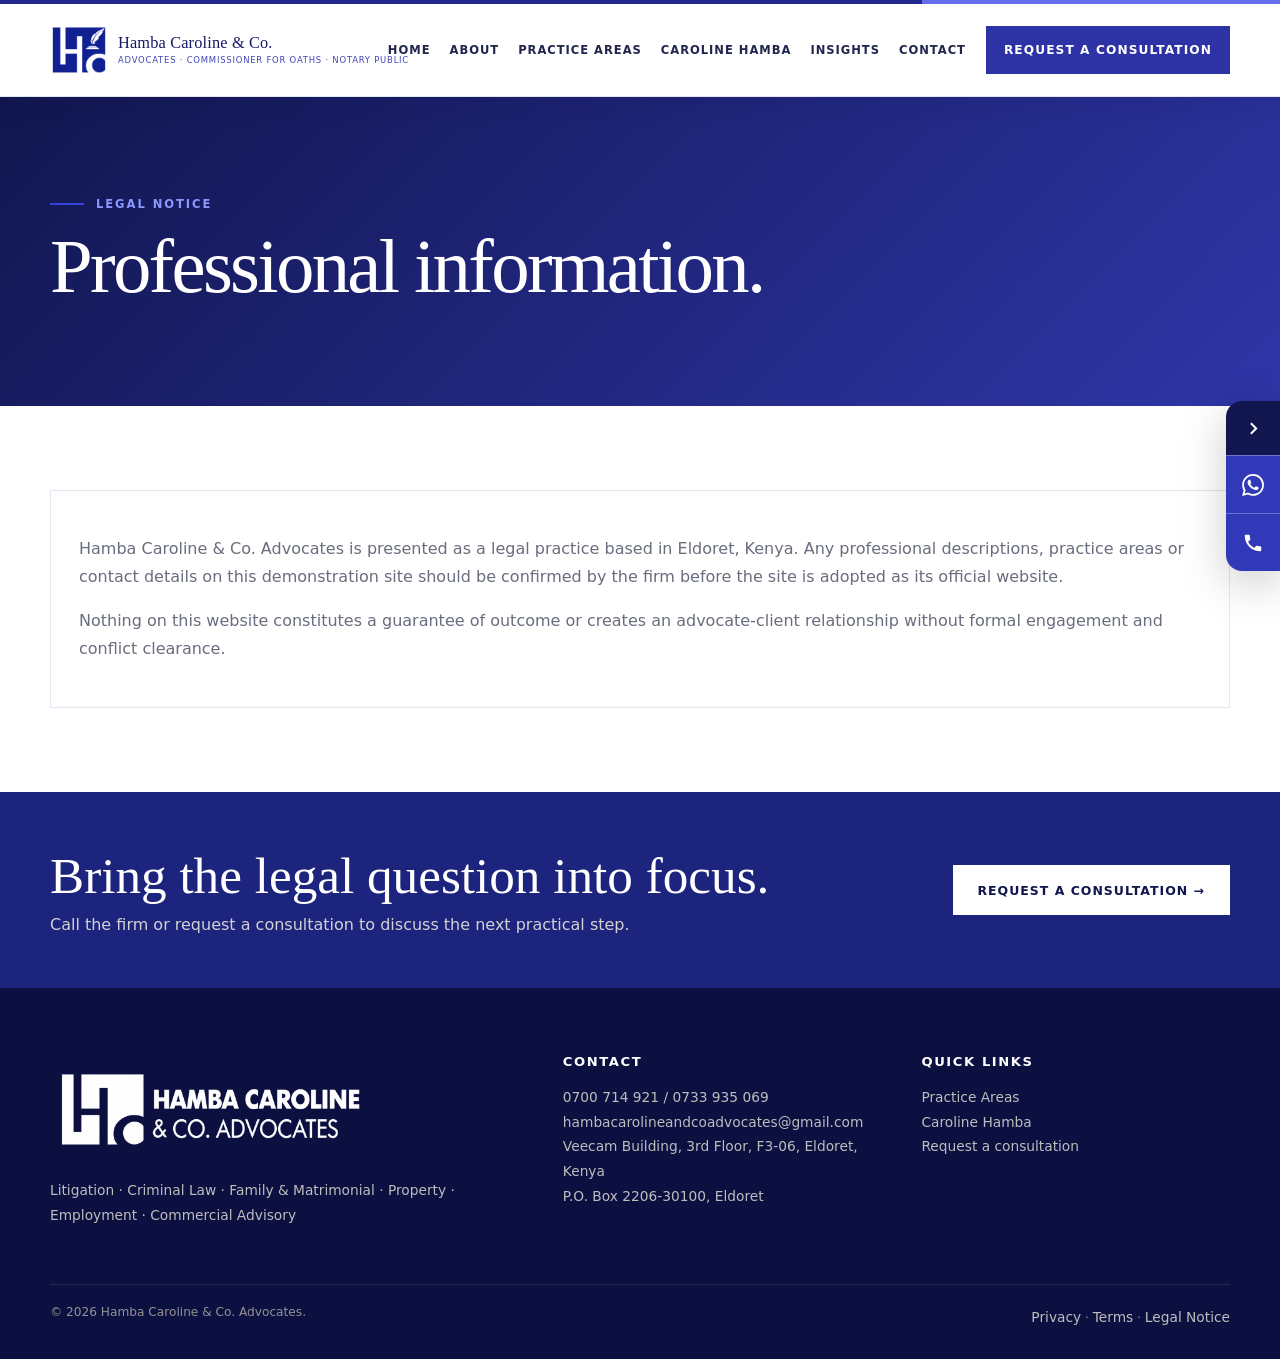
<file: legal-notice/index.html>
<!doctype html><html lang="en-KE"><head><meta charset="utf-8"><meta name="viewport" content="width=device-width,initial-scale=1,viewport-fit=cover"><title>Legal Notice | Hamba Caroline &amp; Co. Advocates</title><meta name="description" content="Hamba Caroline &amp; Co. Advocates is an Eldoret law firm providing litigation, criminal law, property, employment, family, commercial and legal advisory services."><link rel="canonical" href="https://hamba-caroline-company-advocates.vercel.app/legal-notice/"><meta name="theme-color" content="#1d247e"><meta property="og:type" content="website"><meta property="og:title" content="Legal Notice | Hamba Caroline &amp; Co. Advocates"><meta property="og:description" content="Hamba Caroline &amp; Co. Advocates is an Eldoret law firm providing litigation, criminal law, property, employment, family, commercial and legal advisory services."><meta property="og:url" content="https://hamba-caroline-company-advocates.vercel.app/legal-notice/"><meta property="og:image" content="https://hamba-caroline-company-advocates.vercel.app/images/hamba-caroline-social-card.jpg"><meta name="twitter:card" content="summary_large_image"><link rel="manifest" href="/site.webmanifest"><link rel="icon" href="/images/icon-192.png"><link rel="stylesheet" href="/assets/css/site.css?v=32"><script type="application/ld+json">{"@context": "https://schema.org", "@type": "LegalService", "name": "Hamba Caroline & Co. Advocates", "address": {"@type": "PostalAddress", "streetAddress": "Veecam Building, 3rd Floor, F3-06", "addressLocality": "Eldoret", "addressCountry": "KE"}, "postalCode": "30100", "telephone": "+254700714921", "email": "hambacarolineandcoadvocates@gmail.com", "url": "https://hamba-caroline-company-advocates.vercel.app", "areaServed": "Kenya"}</script></head><body><div class="topline"></div><header class="site-header"><div class="container nav"><a class="brand" href="/" aria-label="Hamba Caroline & Co. Advocates home"><img class="brand-mark" src="/images/monogram.png" alt=""><span class="brand-name"><b>Hamba Caroline &amp; Co.</b><small>Advocates · Commissioner for Oaths · Notary Public</small></span></a><nav class="nav-links" aria-label="Primary navigation"><a class="" href="/">Home</a><a class="" href="/about/">About</a><a class="" href="/practice-areas/">Practice Areas</a><a class="" href="/managing-partner/">Caroline Hamba</a><a class="" href="/insights/">Insights</a><a class="" href="/contact/">Contact</a></nav><a class="nav-cta" href="https://wa.me/254700714921" target="_blank" rel="noopener">Request a consultation</a><button class="menu-btn" aria-label="Open menu" aria-expanded="false"><span></span></button></div><nav class="mobile-nav" aria-label="Mobile navigation"><a href="/">Home</a><a href="/about/">About</a><a href="/practice-areas/">Practice Areas</a><a href="/managing-partner/">Caroline Hamba</a><a href="/insights/">Insights</a><a href="/contact/">Contact</a><a href="https://wa.me/254700714921" target="_blank" rel="noopener">Request a consultation</a></nav></header><main><section class="page-hero"><div class="container"><div class="eyebrow">Legal notice</div><h1 class="page-title">Professional information.</h1></div></section><section class="page-main"><div class="container"><div class="info-card"><p>Hamba Caroline & Co. Advocates is presented as a legal practice based in Eldoret, Kenya. Any professional descriptions, practice areas or contact details on this demonstration site should be confirmed by the firm before the site is adopted as its official website.</p><p>Nothing on this website constitutes a guarantee of outcome or creates an advocate-client relationship without formal engagement and conflict clearance.</p></div></div></section></main><aside class="contact-rail" aria-label="Quick contact"><button class="rail-toggle" aria-label="Expand or collapse quick contact"><svg viewBox="0 0 24 24" aria-hidden="true"><path d="M9 18l6-6-6-6"/></svg></button><div class="rail-actions"><a href="https://wa.me/254700714921" target="_blank" rel="noopener" aria-label="WhatsApp Hamba Caroline & Co. Advocates"><svg viewBox="0 0 24 24" aria-hidden="true"><path d="M20.52 3.48A11.82 11.82 0 0 0 12.09 0C5.53 0 .2 5.32.2 11.87c0 2.09.55 4.13 1.6 5.93L.1 24l6.36-1.67a11.9 11.9 0 0 0 5.62 1.43h.01c6.55 0 11.88-5.33 11.88-11.88 0-3.17-1.23-6.15-3.45-8.4Zm-8.43 18.27h-.01a9.86 9.86 0 0 1-5.03-1.38l-.36-.21-3.77.99 1.01-3.67-.24-.38a9.83 9.83 0 0 1-1.51-5.23c0-5.46 4.45-9.9 9.92-9.9a9.84 9.84 0 0 1 7.01 2.91 9.83 9.83 0 0 1 2.9 7.01c0 5.46-4.45 9.86-9.92 9.86Zm5.44-7.41c-.3-.15-1.76-.87-2.03-.97-.27-.1-.47-.15-.67.15-.2.3-.77.97-.94 1.17-.17.2-.35.22-.65.07-.3-.15-1.26-.46-2.4-1.48-.89-.79-1.49-1.77-1.66-2.07-.17-.3-.02-.46.13-.61.13-.13.3-.35.45-.52.15-.17.2-.3.3-.5.1-.2.05-.37-.02-.52-.08-.15-.67-1.61-.92-2.21-.24-.58-.49-.5-.67-.51h-.57c-.2 0-.52.07-.79.37-.27.3-1.04 1.02-1.04 2.48s1.07 2.88 1.22 3.08c.15.2 2.1 3.21 5.09 4.5.71.31 1.27.49 1.7.63.72.23 1.37.2 1.88.12.57-.08 1.76-.72 2.01-1.42.25-.7.25-1.3.17-1.42-.07-.13-.27-.2-.57-.35Z"/></svg></a><a href="tel:+254700714921" aria-label="Call Hamba Caroline & Co. Advocates"><svg viewBox="0 0 24 24" aria-hidden="true"><path d="M6.62 10.79a15.5 15.5 0 0 0 6.59 6.59l2.2-2.2a1 1 0 0 1 1.02-.24c1.12.37 2.33.57 3.57.57a1 1 0 0 1 1 1V20a1 1 0 0 1-1 1C10.61 21 3 13.39 3 4a1 1 0 0 1 1-1h3.5a1 1 0 0 1 1 1c0 1.25.2 2.45.57 3.57a1 1 0 0 1-.25 1.02l-2.2 2.2Z"/></svg></a></div></aside><section class="cta-strip"><div class="container"><div><h2>Bring the legal question into focus.</h2><p>Call the firm or request a consultation to discuss the next practical step.</p></div><a class="btn btn-light" href="https://wa.me/254700714921" target="_blank" rel="noopener">Request a consultation →</a></div></section><footer class="footer"><div class="container"><div class="footer-grid"><div><div class="footer-brand"><img src="/images/logo-footer-white.png" alt="Hamba Caroline & Co. Advocates"></div><p>Litigation · Criminal Law · Family & Matrimonial · Property · Employment · Commercial Advisory</p></div><div><h4>Contact</h4><p><a href="tel:+254700714921">0700 714 921</a> / <a href="tel:+254733935069">0733 935 069</a><br><a href="mailto:hambacarolineandcoadvocates@gmail.com">hambacarolineandcoadvocates@gmail.com</a><br>Veecam Building, 3rd Floor, F3-06, Eldoret, Kenya<br>P.O. Box 2206-30100, Eldoret</p></div><div><h4>Quick links</h4><p><a href="/practice-areas/">Practice Areas</a><br><a href="/managing-partner/">Caroline Hamba</a><br><a href="https://wa.me/254700714921" target="_blank" rel="noopener">Request a consultation</a></p></div></div><div class="footer-bottom"><span>© 2026 Hamba Caroline & Co. Advocates.</span><span><a href="/privacy/">Privacy</a> · <a href="/terms/">Terms</a> · <a href="/legal-notice/">Legal Notice</a></span></div></div></footer><script src="/assets/js/site.js?v=32" defer></script></body></html>
</file>
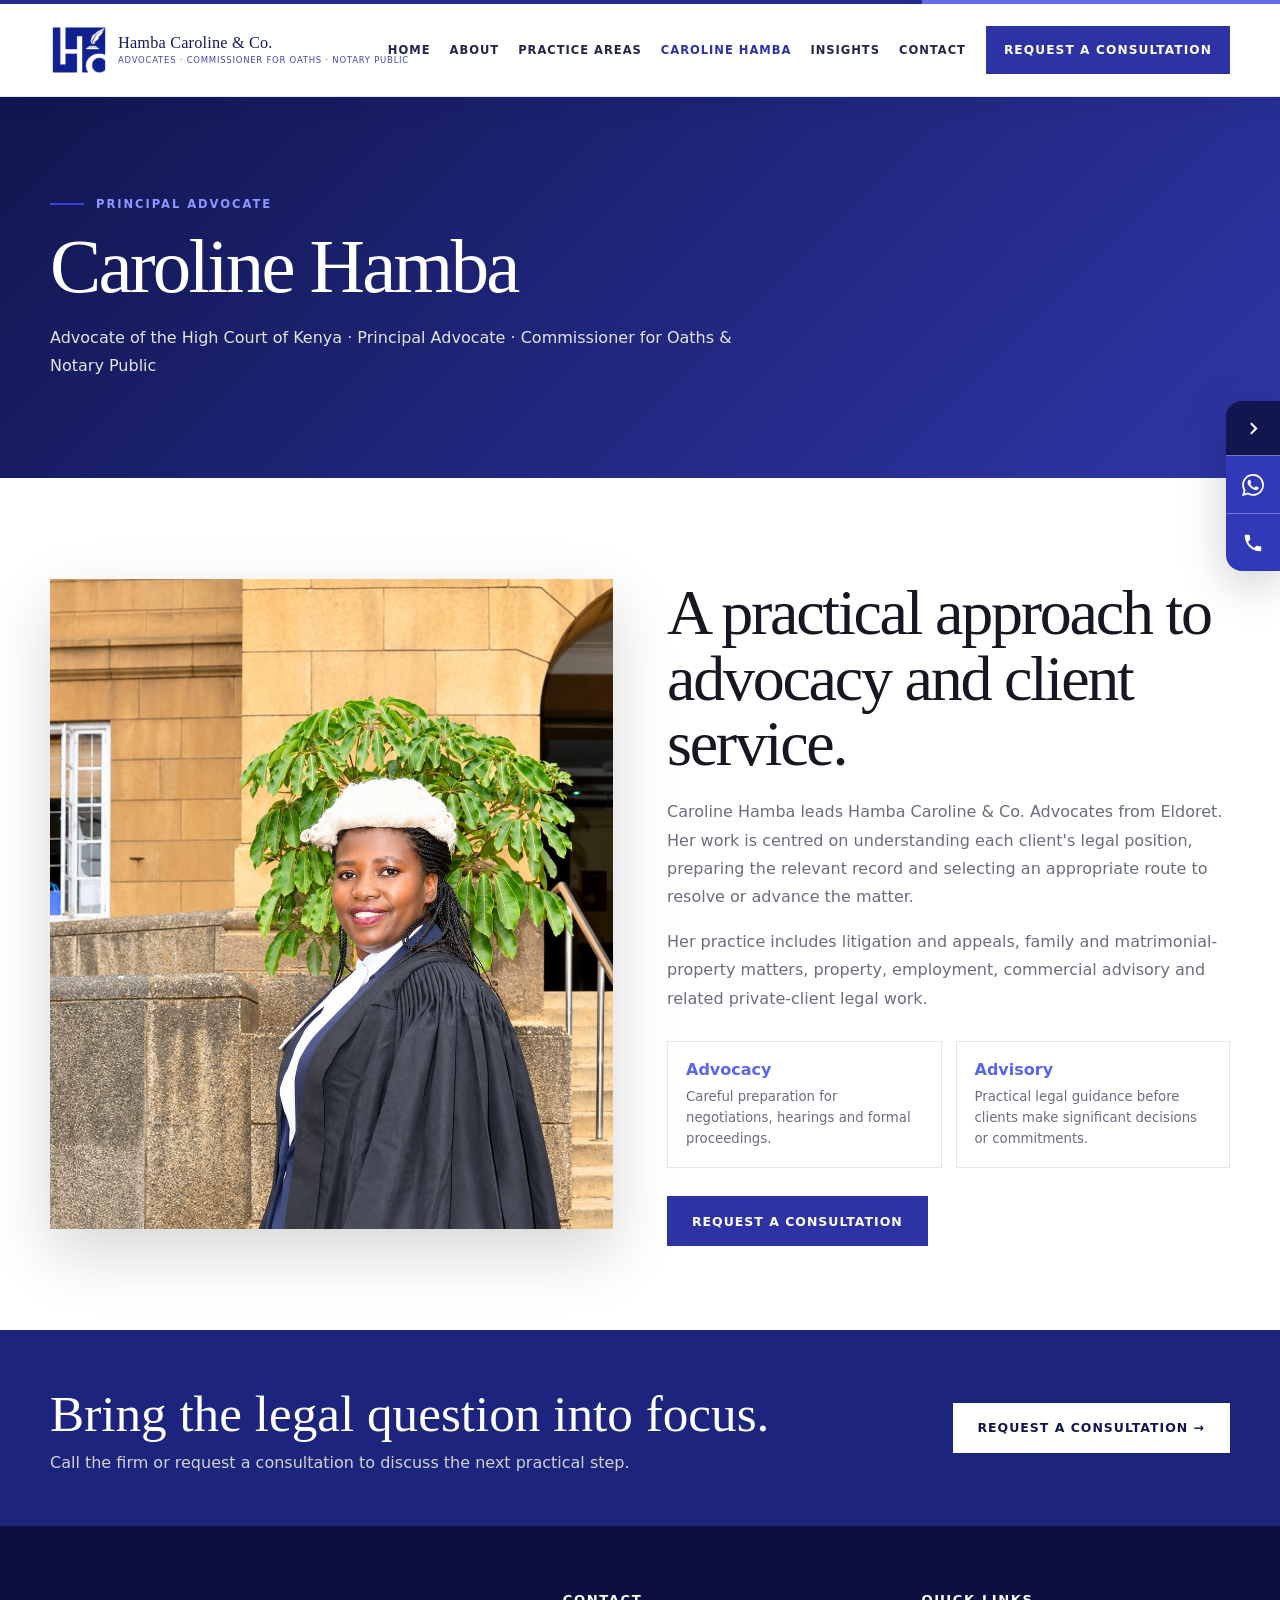
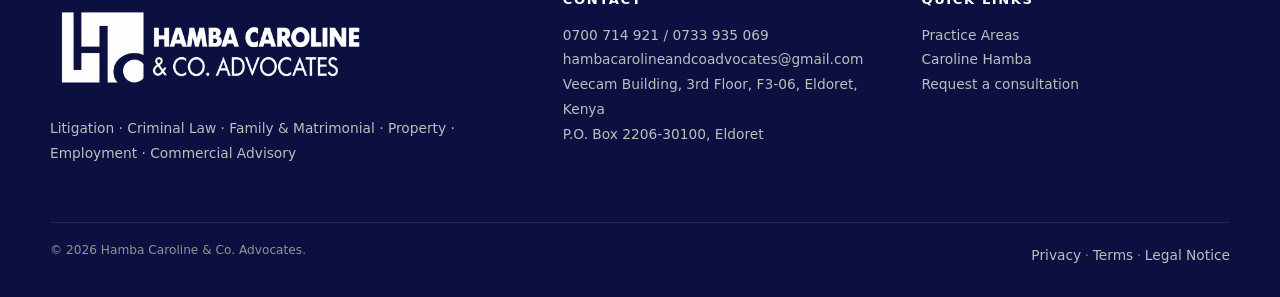
<file: managing-partner/index.html>
<!doctype html><html lang="en-KE"><head><meta charset="utf-8"><meta name="viewport" content="width=device-width,initial-scale=1,viewport-fit=cover"><title>Caroline Hamba | Hamba Caroline &amp; Co. Advocates</title><meta name="description" content="Profile of Caroline Hamba, Principal Advocate at Hamba Caroline &amp; Co. Advocates."><link rel="canonical" href="https://hamba-caroline-company-advocates.vercel.app/managing-partner/"><meta name="theme-color" content="#1d247e"><meta property="og:type" content="website"><meta property="og:title" content="Caroline Hamba | Hamba Caroline &amp; Co. Advocates"><meta property="og:description" content="Profile of Caroline Hamba, Principal Advocate at Hamba Caroline &amp; Co. Advocates."><meta property="og:url" content="https://hamba-caroline-company-advocates.vercel.app/managing-partner/"><meta property="og:image" content="https://hamba-caroline-company-advocates.vercel.app/images/hamba-caroline-social-card.jpg"><meta name="twitter:card" content="summary_large_image"><link rel="manifest" href="/site.webmanifest"><link rel="icon" href="/images/icon-192.png"><link rel="stylesheet" href="/assets/css/site.css?v=32"><script type="application/ld+json">{"@context": "https://schema.org", "@type": "LegalService", "name": "Hamba Caroline & Co. Advocates", "address": {"@type": "PostalAddress", "streetAddress": "Veecam Building, 3rd Floor, F3-06", "addressLocality": "Eldoret", "addressCountry": "KE"}, "postalCode": "30100", "telephone": "+254700714921", "email": "hambacarolineandcoadvocates@gmail.com", "url": "https://hamba-caroline-company-advocates.vercel.app", "areaServed": "Kenya"}</script></head><body><div class="topline"></div><header class="site-header"><div class="container nav"><a class="brand" href="/" aria-label="Hamba Caroline & Co. Advocates home"><img class="brand-mark" src="/images/monogram.png" alt=""><span class="brand-name"><b>Hamba Caroline &amp; Co.</b><small>Advocates · Commissioner for Oaths · Notary Public</small></span></a><nav class="nav-links" aria-label="Primary navigation"><a class="" href="/">Home</a><a class="" href="/about/">About</a><a class="" href="/practice-areas/">Practice Areas</a><a class="active" href="/managing-partner/">Caroline Hamba</a><a class="" href="/insights/">Insights</a><a class="" href="/contact/">Contact</a></nav><a class="nav-cta" href="https://wa.me/254700714921" target="_blank" rel="noopener">Request a consultation</a><button class="menu-btn" aria-label="Open menu" aria-expanded="false"><span></span></button></div><nav class="mobile-nav" aria-label="Mobile navigation"><a href="/">Home</a><a href="/about/">About</a><a href="/practice-areas/">Practice Areas</a><a href="/managing-partner/">Caroline Hamba</a><a href="/insights/">Insights</a><a href="/contact/">Contact</a><a href="https://wa.me/254700714921" target="_blank" rel="noopener">Request a consultation</a></nav></header><main><section class="page-hero"><div class="container"><div class="eyebrow">Principal Advocate</div><h1 class="page-title">Caroline Hamba</h1><p>Advocate of the High Court of Kenya · Principal Advocate · Commissioner for Oaths & Notary Public</p></div></section><section class="page-main"><div class="container two-col partner-profile-page"><div class="profile-main-photo"><img src="/assets/media/caroline-hamba-barrister.png" alt="Caroline Hamba"></div><div><h2 class="section-title">A practical approach to advocacy and client service.</h2><p class="section-copy">Caroline Hamba leads Hamba Caroline & Co. Advocates from Eldoret. Her work is centred on understanding each client's legal position, preparing the relevant record and selecting an appropriate route to resolve or advance the matter.</p><p class="section-copy">Her practice includes litigation and appeals, family and matrimonial-property matters, property, employment, commercial advisory and related private-client legal work.</p><div class="partner-points light-points"><div class="partner-point"><b>Advocacy</b><span>Careful preparation for negotiations, hearings and formal proceedings.</span></div><div class="partner-point"><b>Advisory</b><span>Practical legal guidance before clients make significant decisions or commitments.</span></div></div><div style="margin-top:28px"><a class="btn btn-gold" href="https://wa.me/254700714921" target="_blank" rel="noopener">Request a consultation</a></div></div></div></section></main><aside class="contact-rail" aria-label="Quick contact"><button class="rail-toggle" aria-label="Expand or collapse quick contact"><svg viewBox="0 0 24 24" aria-hidden="true"><path d="M9 18l6-6-6-6"/></svg></button><div class="rail-actions"><a href="https://wa.me/254700714921" target="_blank" rel="noopener" aria-label="WhatsApp Hamba Caroline & Co. Advocates"><svg viewBox="0 0 24 24" aria-hidden="true"><path d="M20.52 3.48A11.82 11.82 0 0 0 12.09 0C5.53 0 .2 5.32.2 11.87c0 2.09.55 4.13 1.6 5.93L.1 24l6.36-1.67a11.9 11.9 0 0 0 5.62 1.43h.01c6.55 0 11.88-5.33 11.88-11.88 0-3.17-1.23-6.15-3.45-8.4Zm-8.43 18.27h-.01a9.86 9.86 0 0 1-5.03-1.38l-.36-.21-3.77.99 1.01-3.67-.24-.38a9.83 9.83 0 0 1-1.51-5.23c0-5.46 4.45-9.9 9.92-9.9a9.84 9.84 0 0 1 7.01 2.91 9.83 9.83 0 0 1 2.9 7.01c0 5.46-4.45 9.86-9.92 9.86Zm5.44-7.41c-.3-.15-1.76-.87-2.03-.97-.27-.1-.47-.15-.67.15-.2.3-.77.97-.94 1.17-.17.2-.35.22-.65.07-.3-.15-1.26-.46-2.4-1.48-.89-.79-1.49-1.77-1.66-2.07-.17-.3-.02-.46.13-.61.13-.13.3-.35.45-.52.15-.17.2-.3.3-.5.1-.2.05-.37-.02-.52-.08-.15-.67-1.61-.92-2.21-.24-.58-.49-.5-.67-.51h-.57c-.2 0-.52.07-.79.37-.27.3-1.04 1.02-1.04 2.48s1.07 2.88 1.22 3.08c.15.2 2.1 3.21 5.09 4.5.71.31 1.27.49 1.7.63.72.23 1.37.2 1.88.12.57-.08 1.76-.72 2.01-1.42.25-.7.25-1.3.17-1.42-.07-.13-.27-.2-.57-.35Z"/></svg></a><a href="tel:+254700714921" aria-label="Call Hamba Caroline & Co. Advocates"><svg viewBox="0 0 24 24" aria-hidden="true"><path d="M6.62 10.79a15.5 15.5 0 0 0 6.59 6.59l2.2-2.2a1 1 0 0 1 1.02-.24c1.12.37 2.33.57 3.57.57a1 1 0 0 1 1 1V20a1 1 0 0 1-1 1C10.61 21 3 13.39 3 4a1 1 0 0 1 1-1h3.5a1 1 0 0 1 1 1c0 1.25.2 2.45.57 3.57a1 1 0 0 1-.25 1.02l-2.2 2.2Z"/></svg></a></div></aside><section class="cta-strip"><div class="container"><div><h2>Bring the legal question into focus.</h2><p>Call the firm or request a consultation to discuss the next practical step.</p></div><a class="btn btn-light" href="https://wa.me/254700714921" target="_blank" rel="noopener">Request a consultation →</a></div></section><footer class="footer"><div class="container"><div class="footer-grid"><div><div class="footer-brand"><img src="/images/logo-footer-white.png" alt="Hamba Caroline & Co. Advocates"></div><p>Litigation · Criminal Law · Family & Matrimonial · Property · Employment · Commercial Advisory</p></div><div><h4>Contact</h4><p><a href="tel:+254700714921">0700 714 921</a> / <a href="tel:+254733935069">0733 935 069</a><br><a href="mailto:hambacarolineandcoadvocates@gmail.com">hambacarolineandcoadvocates@gmail.com</a><br>Veecam Building, 3rd Floor, F3-06, Eldoret, Kenya<br>P.O. Box 2206-30100, Eldoret</p></div><div><h4>Quick links</h4><p><a href="/practice-areas/">Practice Areas</a><br><a href="/managing-partner/">Caroline Hamba</a><br><a href="https://wa.me/254700714921" target="_blank" rel="noopener">Request a consultation</a></p></div></div><div class="footer-bottom"><span>© 2026 Hamba Caroline & Co. Advocates.</span><span><a href="/privacy/">Privacy</a> · <a href="/terms/">Terms</a> · <a href="/legal-notice/">Legal Notice</a></span></div></div></footer><script src="/assets/js/site.js?v=32" defer></script></body></html>
</file>
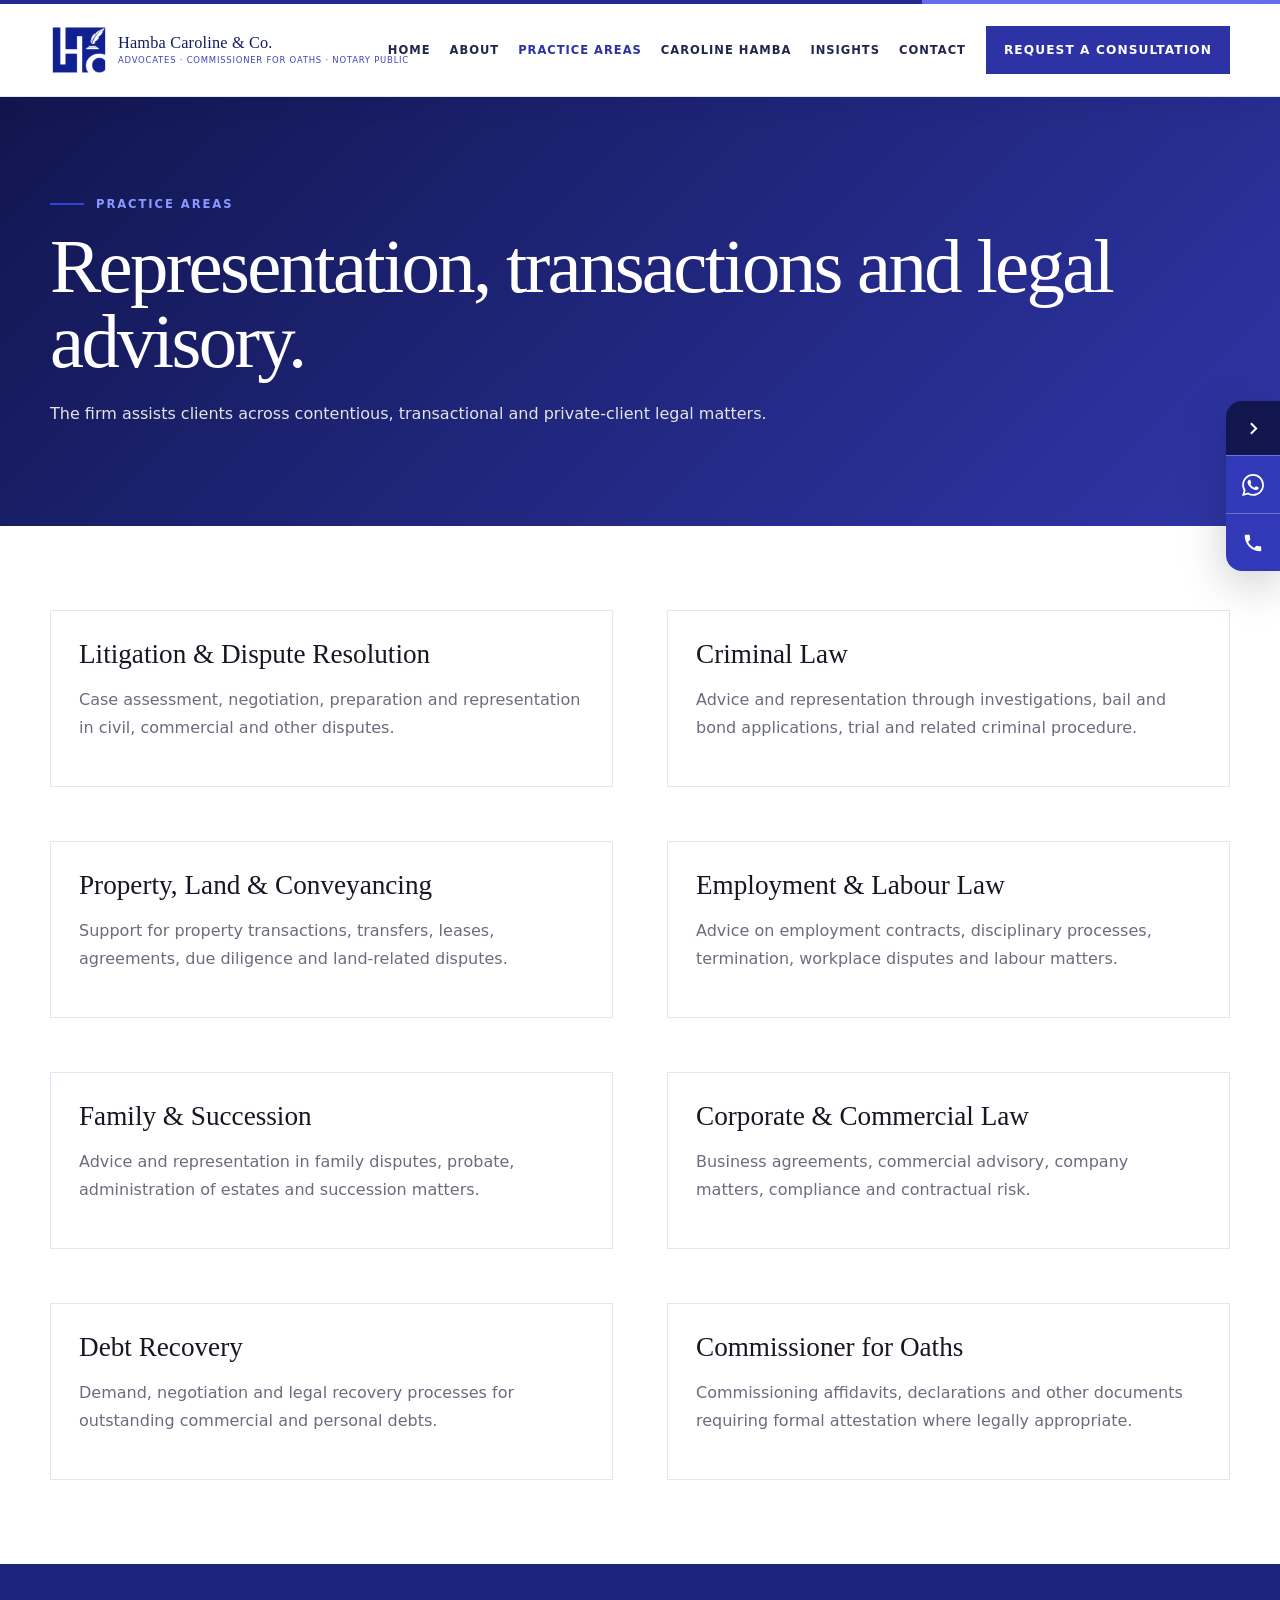
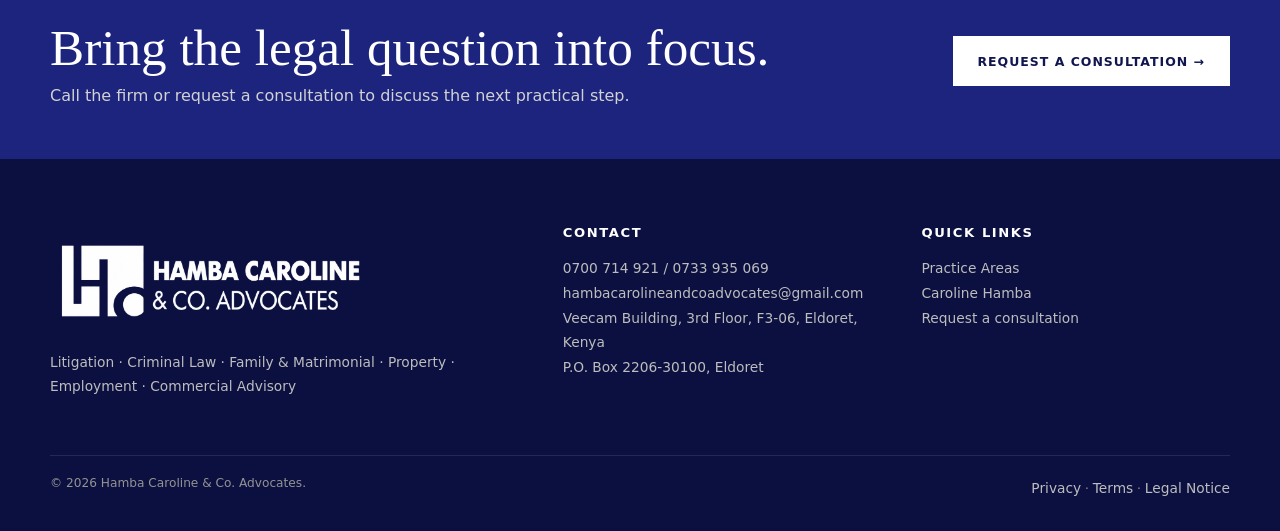
<file: practice-areas/index.html>
<!doctype html><html lang="en-KE"><head><meta charset="utf-8"><meta name="viewport" content="width=device-width,initial-scale=1,viewport-fit=cover"><title>Practice Areas | Hamba Caroline &amp; Co. Advocates</title><meta name="description" content="Explore legal services offered by Hamba Caroline &amp; Co. Advocates in Eldoret."><link rel="canonical" href="https://hamba-caroline-company-advocates.vercel.app/practice-areas/"><meta name="theme-color" content="#1d247e"><meta property="og:type" content="website"><meta property="og:title" content="Practice Areas | Hamba Caroline &amp; Co. Advocates"><meta property="og:description" content="Explore legal services offered by Hamba Caroline &amp; Co. Advocates in Eldoret."><meta property="og:url" content="https://hamba-caroline-company-advocates.vercel.app/practice-areas/"><meta property="og:image" content="https://hamba-caroline-company-advocates.vercel.app/images/hamba-caroline-social-card.jpg"><meta name="twitter:card" content="summary_large_image"><link rel="manifest" href="/site.webmanifest"><link rel="icon" href="/images/icon-192.png"><link rel="stylesheet" href="/assets/css/site.css?v=32"><script type="application/ld+json">{"@context": "https://schema.org", "@type": "LegalService", "name": "Hamba Caroline & Co. Advocates", "address": {"@type": "PostalAddress", "streetAddress": "Veecam Building, 3rd Floor, F3-06", "addressLocality": "Eldoret", "addressCountry": "KE"}, "postalCode": "30100", "telephone": "+254700714921", "email": "hambacarolineandcoadvocates@gmail.com", "url": "https://hamba-caroline-company-advocates.vercel.app", "areaServed": "Kenya"}</script></head><body><div class="topline"></div><header class="site-header"><div class="container nav"><a class="brand" href="/" aria-label="Hamba Caroline & Co. Advocates home"><img class="brand-mark" src="/images/monogram.png" alt=""><span class="brand-name"><b>Hamba Caroline &amp; Co.</b><small>Advocates · Commissioner for Oaths · Notary Public</small></span></a><nav class="nav-links" aria-label="Primary navigation"><a class="" href="/">Home</a><a class="" href="/about/">About</a><a class="active" href="/practice-areas/">Practice Areas</a><a class="" href="/managing-partner/">Caroline Hamba</a><a class="" href="/insights/">Insights</a><a class="" href="/contact/">Contact</a></nav><a class="nav-cta" href="https://wa.me/254700714921" target="_blank" rel="noopener">Request a consultation</a><button class="menu-btn" aria-label="Open menu" aria-expanded="false"><span></span></button></div><nav class="mobile-nav" aria-label="Mobile navigation"><a href="/">Home</a><a href="/about/">About</a><a href="/practice-areas/">Practice Areas</a><a href="/managing-partner/">Caroline Hamba</a><a href="/insights/">Insights</a><a href="/contact/">Contact</a><a href="https://wa.me/254700714921" target="_blank" rel="noopener">Request a consultation</a></nav></header><main><section class="page-hero"><div class="container"><div class="eyebrow">Practice areas</div><h1 class="page-title">Representation, transactions and legal advisory.</h1><p>The firm assists clients across contentious, transactional and private-client legal matters.</p></div></section><section class="page-main"><div class="container"><div class="two-col"><div class="info-card" id="litigation"><h3>Litigation & Dispute Resolution</h3><p>Case assessment, negotiation, preparation and representation in civil, commercial and other disputes.</p></div><div class="info-card" id="criminal"><h3>Criminal Law</h3><p>Advice and representation through investigations, bail and bond applications, trial and related criminal procedure.</p></div><div class="info-card" id="property"><h3>Property, Land & Conveyancing</h3><p>Support for property transactions, transfers, leases, agreements, due diligence and land-related disputes.</p></div><div class="info-card" id="employment"><h3>Employment & Labour Law</h3><p>Advice on employment contracts, disciplinary processes, termination, workplace disputes and labour matters.</p></div><div class="info-card" id="family"><h3>Family & Succession</h3><p>Advice and representation in family disputes, probate, administration of estates and succession matters.</p></div><div class="info-card" id="commercial"><h3>Corporate & Commercial Law</h3><p>Business agreements, commercial advisory, company matters, compliance and contractual risk.</p></div><div class="info-card" id="debt"><h3>Debt Recovery</h3><p>Demand, negotiation and legal recovery processes for outstanding commercial and personal debts.</p></div><div class="info-card" id="oaths"><h3>Commissioner for Oaths</h3><p>Commissioning affidavits, declarations and other documents requiring formal attestation where legally appropriate.</p></div></div></div></section></main><aside class="contact-rail" aria-label="Quick contact"><button class="rail-toggle" aria-label="Expand or collapse quick contact"><svg viewBox="0 0 24 24" aria-hidden="true"><path d="M9 18l6-6-6-6"/></svg></button><div class="rail-actions"><a href="https://wa.me/254700714921" target="_blank" rel="noopener" aria-label="WhatsApp Hamba Caroline & Co. Advocates"><svg viewBox="0 0 24 24" aria-hidden="true"><path d="M20.52 3.48A11.82 11.82 0 0 0 12.09 0C5.53 0 .2 5.32.2 11.87c0 2.09.55 4.13 1.6 5.93L.1 24l6.36-1.67a11.9 11.9 0 0 0 5.62 1.43h.01c6.55 0 11.88-5.33 11.88-11.88 0-3.17-1.23-6.15-3.45-8.4Zm-8.43 18.27h-.01a9.86 9.86 0 0 1-5.03-1.38l-.36-.21-3.77.99 1.01-3.67-.24-.38a9.83 9.83 0 0 1-1.51-5.23c0-5.46 4.45-9.9 9.92-9.9a9.84 9.84 0 0 1 7.01 2.91 9.83 9.83 0 0 1 2.9 7.01c0 5.46-4.45 9.86-9.92 9.86Zm5.44-7.41c-.3-.15-1.76-.87-2.03-.97-.27-.1-.47-.15-.67.15-.2.3-.77.97-.94 1.17-.17.2-.35.22-.65.07-.3-.15-1.26-.46-2.4-1.48-.89-.79-1.49-1.77-1.66-2.07-.17-.3-.02-.46.13-.61.13-.13.3-.35.45-.52.15-.17.2-.3.3-.5.1-.2.05-.37-.02-.52-.08-.15-.67-1.61-.92-2.21-.24-.58-.49-.5-.67-.51h-.57c-.2 0-.52.07-.79.37-.27.3-1.04 1.02-1.04 2.48s1.07 2.88 1.22 3.08c.15.2 2.1 3.21 5.09 4.5.71.31 1.27.49 1.7.63.72.23 1.37.2 1.88.12.57-.08 1.76-.72 2.01-1.42.25-.7.25-1.3.17-1.42-.07-.13-.27-.2-.57-.35Z"/></svg></a><a href="tel:+254700714921" aria-label="Call Hamba Caroline & Co. Advocates"><svg viewBox="0 0 24 24" aria-hidden="true"><path d="M6.62 10.79a15.5 15.5 0 0 0 6.59 6.59l2.2-2.2a1 1 0 0 1 1.02-.24c1.12.37 2.33.57 3.57.57a1 1 0 0 1 1 1V20a1 1 0 0 1-1 1C10.61 21 3 13.39 3 4a1 1 0 0 1 1-1h3.5a1 1 0 0 1 1 1c0 1.25.2 2.45.57 3.57a1 1 0 0 1-.25 1.02l-2.2 2.2Z"/></svg></a></div></aside><section class="cta-strip"><div class="container"><div><h2>Bring the legal question into focus.</h2><p>Call the firm or request a consultation to discuss the next practical step.</p></div><a class="btn btn-light" href="https://wa.me/254700714921" target="_blank" rel="noopener">Request a consultation →</a></div></section><footer class="footer"><div class="container"><div class="footer-grid"><div><div class="footer-brand"><img src="/images/logo-footer-white.png" alt="Hamba Caroline & Co. Advocates"></div><p>Litigation · Criminal Law · Family & Matrimonial · Property · Employment · Commercial Advisory</p></div><div><h4>Contact</h4><p><a href="tel:+254700714921">0700 714 921</a> / <a href="tel:+254733935069">0733 935 069</a><br><a href="mailto:hambacarolineandcoadvocates@gmail.com">hambacarolineandcoadvocates@gmail.com</a><br>Veecam Building, 3rd Floor, F3-06, Eldoret, Kenya<br>P.O. Box 2206-30100, Eldoret</p></div><div><h4>Quick links</h4><p><a href="/practice-areas/">Practice Areas</a><br><a href="/managing-partner/">Caroline Hamba</a><br><a href="https://wa.me/254700714921" target="_blank" rel="noopener">Request a consultation</a></p></div></div><div class="footer-bottom"><span>© 2026 Hamba Caroline & Co. Advocates.</span><span><a href="/privacy/">Privacy</a> · <a href="/terms/">Terms</a> · <a href="/legal-notice/">Legal Notice</a></span></div></div></footer><script src="/assets/js/site.js?v=32" defer></script></body></html>
</file>
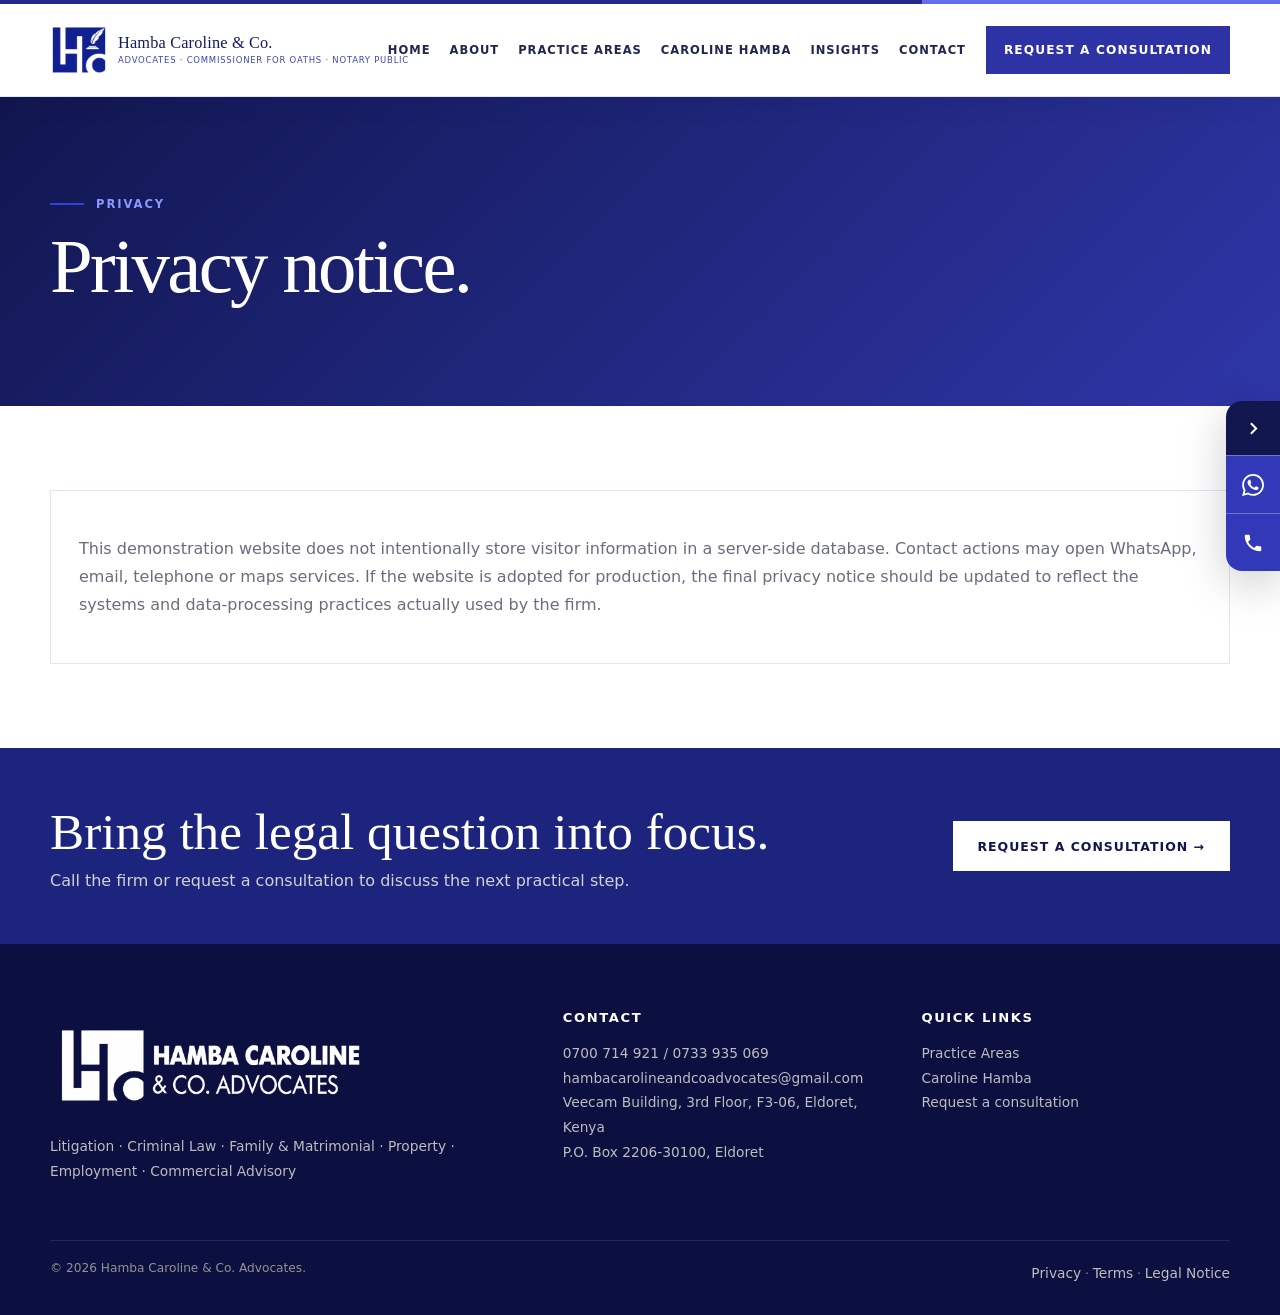
<file: privacy/index.html>
<!doctype html><html lang="en-KE"><head><meta charset="utf-8"><meta name="viewport" content="width=device-width,initial-scale=1,viewport-fit=cover"><title>Privacy | Hamba Caroline &amp; Co. Advocates</title><meta name="description" content="Hamba Caroline &amp; Co. Advocates is an Eldoret law firm providing litigation, criminal law, property, employment, family, commercial and legal advisory services."><link rel="canonical" href="https://hamba-caroline-company-advocates.vercel.app/privacy/"><meta name="theme-color" content="#1d247e"><meta property="og:type" content="website"><meta property="og:title" content="Privacy | Hamba Caroline &amp; Co. Advocates"><meta property="og:description" content="Hamba Caroline &amp; Co. Advocates is an Eldoret law firm providing litigation, criminal law, property, employment, family, commercial and legal advisory services."><meta property="og:url" content="https://hamba-caroline-company-advocates.vercel.app/privacy/"><meta property="og:image" content="https://hamba-caroline-company-advocates.vercel.app/images/hamba-caroline-social-card.jpg"><meta name="twitter:card" content="summary_large_image"><link rel="manifest" href="/site.webmanifest"><link rel="icon" href="/images/icon-192.png"><link rel="stylesheet" href="/assets/css/site.css?v=32"><script type="application/ld+json">{"@context": "https://schema.org", "@type": "LegalService", "name": "Hamba Caroline & Co. Advocates", "address": {"@type": "PostalAddress", "streetAddress": "Veecam Building, 3rd Floor, F3-06", "addressLocality": "Eldoret", "addressCountry": "KE"}, "postalCode": "30100", "telephone": "+254700714921", "email": "hambacarolineandcoadvocates@gmail.com", "url": "https://hamba-caroline-company-advocates.vercel.app", "areaServed": "Kenya"}</script></head><body><div class="topline"></div><header class="site-header"><div class="container nav"><a class="brand" href="/" aria-label="Hamba Caroline & Co. Advocates home"><img class="brand-mark" src="/images/monogram.png" alt=""><span class="brand-name"><b>Hamba Caroline &amp; Co.</b><small>Advocates · Commissioner for Oaths · Notary Public</small></span></a><nav class="nav-links" aria-label="Primary navigation"><a class="" href="/">Home</a><a class="" href="/about/">About</a><a class="" href="/practice-areas/">Practice Areas</a><a class="" href="/managing-partner/">Caroline Hamba</a><a class="" href="/insights/">Insights</a><a class="" href="/contact/">Contact</a></nav><a class="nav-cta" href="https://wa.me/254700714921" target="_blank" rel="noopener">Request a consultation</a><button class="menu-btn" aria-label="Open menu" aria-expanded="false"><span></span></button></div><nav class="mobile-nav" aria-label="Mobile navigation"><a href="/">Home</a><a href="/about/">About</a><a href="/practice-areas/">Practice Areas</a><a href="/managing-partner/">Caroline Hamba</a><a href="/insights/">Insights</a><a href="/contact/">Contact</a><a href="https://wa.me/254700714921" target="_blank" rel="noopener">Request a consultation</a></nav></header><main><section class="page-hero"><div class="container"><div class="eyebrow">Privacy</div><h1 class="page-title">Privacy notice.</h1></div></section><section class="page-main"><div class="container"><div class="info-card"><p>This demonstration website does not intentionally store visitor information in a server-side database. Contact actions may open WhatsApp, email, telephone or maps services. If the website is adopted for production, the final privacy notice should be updated to reflect the systems and data-processing practices actually used by the firm.</p></div></div></section></main><aside class="contact-rail" aria-label="Quick contact"><button class="rail-toggle" aria-label="Expand or collapse quick contact"><svg viewBox="0 0 24 24" aria-hidden="true"><path d="M9 18l6-6-6-6"/></svg></button><div class="rail-actions"><a href="https://wa.me/254700714921" target="_blank" rel="noopener" aria-label="WhatsApp Hamba Caroline & Co. Advocates"><svg viewBox="0 0 24 24" aria-hidden="true"><path d="M20.52 3.48A11.82 11.82 0 0 0 12.09 0C5.53 0 .2 5.32.2 11.87c0 2.09.55 4.13 1.6 5.93L.1 24l6.36-1.67a11.9 11.9 0 0 0 5.62 1.43h.01c6.55 0 11.88-5.33 11.88-11.88 0-3.17-1.23-6.15-3.45-8.4Zm-8.43 18.27h-.01a9.86 9.86 0 0 1-5.03-1.38l-.36-.21-3.77.99 1.01-3.67-.24-.38a9.83 9.83 0 0 1-1.51-5.23c0-5.46 4.45-9.9 9.92-9.9a9.84 9.84 0 0 1 7.01 2.91 9.83 9.83 0 0 1 2.9 7.01c0 5.46-4.45 9.86-9.92 9.86Zm5.44-7.41c-.3-.15-1.76-.87-2.03-.97-.27-.1-.47-.15-.67.15-.2.3-.77.97-.94 1.17-.17.2-.35.22-.65.07-.3-.15-1.26-.46-2.4-1.48-.89-.79-1.49-1.77-1.66-2.07-.17-.3-.02-.46.13-.61.13-.13.3-.35.45-.52.15-.17.2-.3.3-.5.1-.2.05-.37-.02-.52-.08-.15-.67-1.61-.92-2.21-.24-.58-.49-.5-.67-.51h-.57c-.2 0-.52.07-.79.37-.27.3-1.04 1.02-1.04 2.48s1.07 2.88 1.22 3.08c.15.2 2.1 3.21 5.09 4.5.71.31 1.27.49 1.7.63.72.23 1.37.2 1.88.12.57-.08 1.76-.72 2.01-1.42.25-.7.25-1.3.17-1.42-.07-.13-.27-.2-.57-.35Z"/></svg></a><a href="tel:+254700714921" aria-label="Call Hamba Caroline & Co. Advocates"><svg viewBox="0 0 24 24" aria-hidden="true"><path d="M6.62 10.79a15.5 15.5 0 0 0 6.59 6.59l2.2-2.2a1 1 0 0 1 1.02-.24c1.12.37 2.33.57 3.57.57a1 1 0 0 1 1 1V20a1 1 0 0 1-1 1C10.61 21 3 13.39 3 4a1 1 0 0 1 1-1h3.5a1 1 0 0 1 1 1c0 1.25.2 2.45.57 3.57a1 1 0 0 1-.25 1.02l-2.2 2.2Z"/></svg></a></div></aside><section class="cta-strip"><div class="container"><div><h2>Bring the legal question into focus.</h2><p>Call the firm or request a consultation to discuss the next practical step.</p></div><a class="btn btn-light" href="https://wa.me/254700714921" target="_blank" rel="noopener">Request a consultation →</a></div></section><footer class="footer"><div class="container"><div class="footer-grid"><div><div class="footer-brand"><img src="/images/logo-footer-white.png" alt="Hamba Caroline & Co. Advocates"></div><p>Litigation · Criminal Law · Family & Matrimonial · Property · Employment · Commercial Advisory</p></div><div><h4>Contact</h4><p><a href="tel:+254700714921">0700 714 921</a> / <a href="tel:+254733935069">0733 935 069</a><br><a href="mailto:hambacarolineandcoadvocates@gmail.com">hambacarolineandcoadvocates@gmail.com</a><br>Veecam Building, 3rd Floor, F3-06, Eldoret, Kenya<br>P.O. Box 2206-30100, Eldoret</p></div><div><h4>Quick links</h4><p><a href="/practice-areas/">Practice Areas</a><br><a href="/managing-partner/">Caroline Hamba</a><br><a href="https://wa.me/254700714921" target="_blank" rel="noopener">Request a consultation</a></p></div></div><div class="footer-bottom"><span>© 2026 Hamba Caroline & Co. Advocates.</span><span><a href="/privacy/">Privacy</a> · <a href="/terms/">Terms</a> · <a href="/legal-notice/">Legal Notice</a></span></div></div></footer><script src="/assets/js/site.js?v=32" defer></script></body></html>
</file>
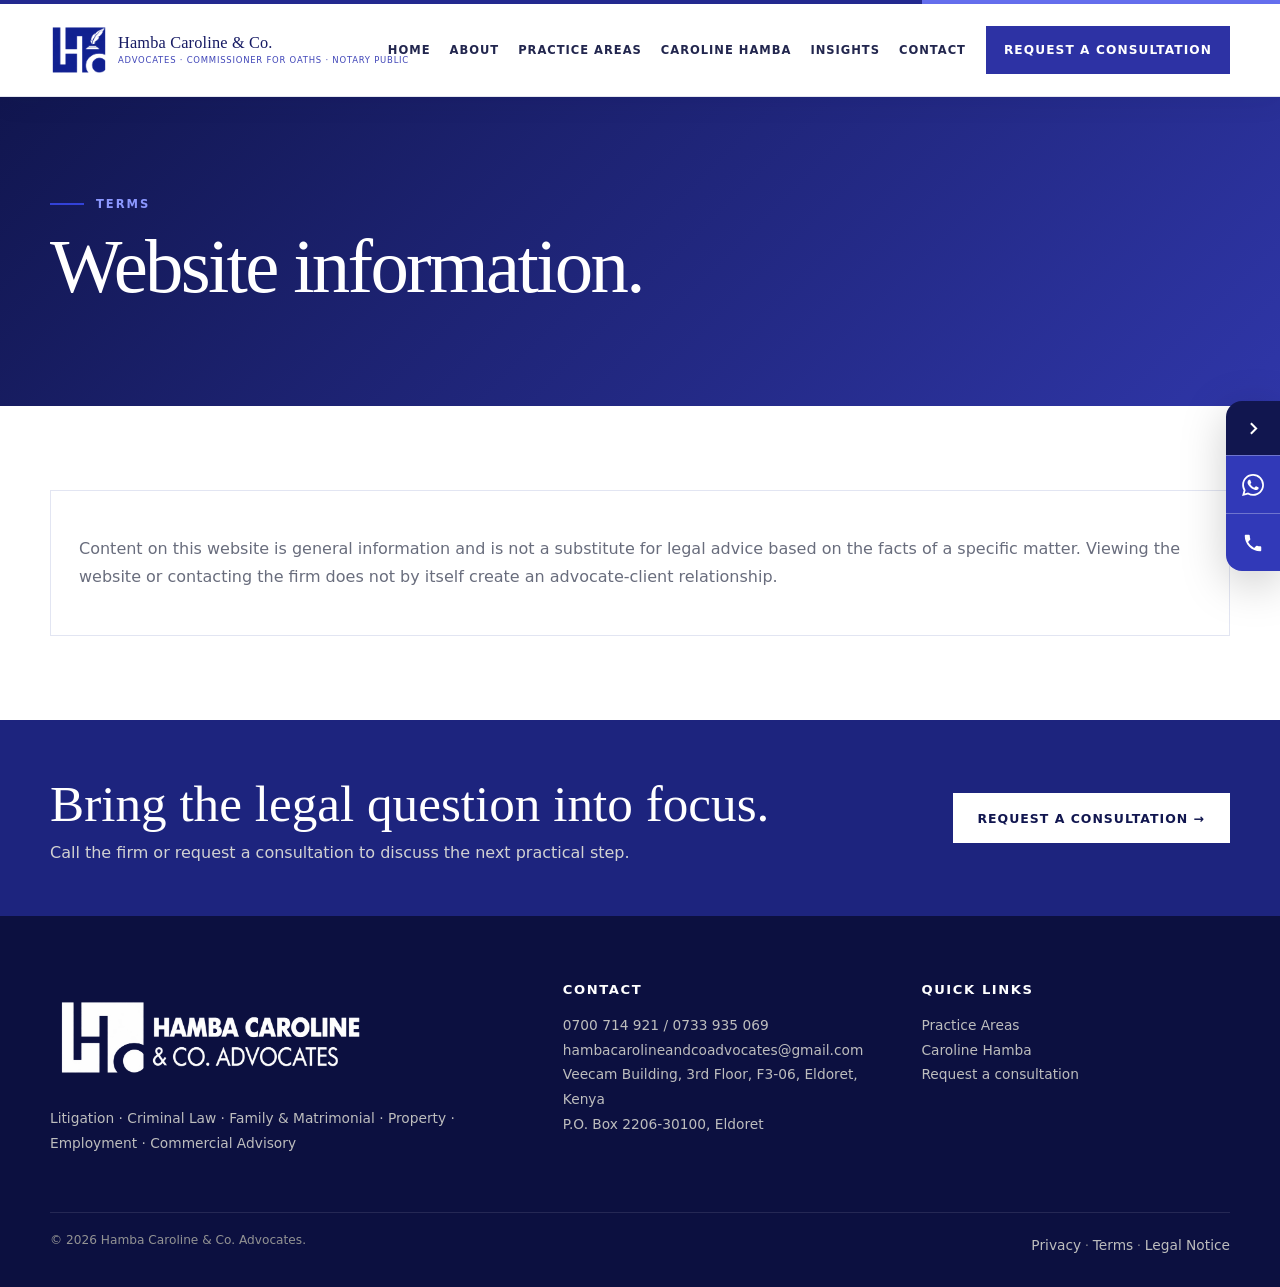
<file: terms/index.html>
<!doctype html><html lang="en-KE"><head><meta charset="utf-8"><meta name="viewport" content="width=device-width,initial-scale=1,viewport-fit=cover"><title>Terms | Hamba Caroline &amp; Co. Advocates</title><meta name="description" content="Hamba Caroline &amp; Co. Advocates is an Eldoret law firm providing litigation, criminal law, property, employment, family, commercial and legal advisory services."><link rel="canonical" href="https://hamba-caroline-company-advocates.vercel.app/terms/"><meta name="theme-color" content="#1d247e"><meta property="og:type" content="website"><meta property="og:title" content="Terms | Hamba Caroline &amp; Co. Advocates"><meta property="og:description" content="Hamba Caroline &amp; Co. Advocates is an Eldoret law firm providing litigation, criminal law, property, employment, family, commercial and legal advisory services."><meta property="og:url" content="https://hamba-caroline-company-advocates.vercel.app/terms/"><meta property="og:image" content="https://hamba-caroline-company-advocates.vercel.app/images/hamba-caroline-social-card.jpg"><meta name="twitter:card" content="summary_large_image"><link rel="manifest" href="/site.webmanifest"><link rel="icon" href="/images/icon-192.png"><link rel="stylesheet" href="/assets/css/site.css?v=32"><script type="application/ld+json">{"@context": "https://schema.org", "@type": "LegalService", "name": "Hamba Caroline & Co. Advocates", "address": {"@type": "PostalAddress", "streetAddress": "Veecam Building, 3rd Floor, F3-06", "addressLocality": "Eldoret", "addressCountry": "KE"}, "postalCode": "30100", "telephone": "+254700714921", "email": "hambacarolineandcoadvocates@gmail.com", "url": "https://hamba-caroline-company-advocates.vercel.app", "areaServed": "Kenya"}</script></head><body><div class="topline"></div><header class="site-header"><div class="container nav"><a class="brand" href="/" aria-label="Hamba Caroline & Co. Advocates home"><img class="brand-mark" src="/images/monogram.png" alt=""><span class="brand-name"><b>Hamba Caroline &amp; Co.</b><small>Advocates · Commissioner for Oaths · Notary Public</small></span></a><nav class="nav-links" aria-label="Primary navigation"><a class="" href="/">Home</a><a class="" href="/about/">About</a><a class="" href="/practice-areas/">Practice Areas</a><a class="" href="/managing-partner/">Caroline Hamba</a><a class="" href="/insights/">Insights</a><a class="" href="/contact/">Contact</a></nav><a class="nav-cta" href="https://wa.me/254700714921" target="_blank" rel="noopener">Request a consultation</a><button class="menu-btn" aria-label="Open menu" aria-expanded="false"><span></span></button></div><nav class="mobile-nav" aria-label="Mobile navigation"><a href="/">Home</a><a href="/about/">About</a><a href="/practice-areas/">Practice Areas</a><a href="/managing-partner/">Caroline Hamba</a><a href="/insights/">Insights</a><a href="/contact/">Contact</a><a href="https://wa.me/254700714921" target="_blank" rel="noopener">Request a consultation</a></nav></header><main><section class="page-hero"><div class="container"><div class="eyebrow">Terms</div><h1 class="page-title">Website information.</h1></div></section><section class="page-main"><div class="container"><div class="info-card"><p>Content on this website is general information and is not a substitute for legal advice based on the facts of a specific matter. Viewing the website or contacting the firm does not by itself create an advocate-client relationship.</p></div></div></section></main><aside class="contact-rail" aria-label="Quick contact"><button class="rail-toggle" aria-label="Expand or collapse quick contact"><svg viewBox="0 0 24 24" aria-hidden="true"><path d="M9 18l6-6-6-6"/></svg></button><div class="rail-actions"><a href="https://wa.me/254700714921" target="_blank" rel="noopener" aria-label="WhatsApp Hamba Caroline & Co. Advocates"><svg viewBox="0 0 24 24" aria-hidden="true"><path d="M20.52 3.48A11.82 11.82 0 0 0 12.09 0C5.53 0 .2 5.32.2 11.87c0 2.09.55 4.13 1.6 5.93L.1 24l6.36-1.67a11.9 11.9 0 0 0 5.62 1.43h.01c6.55 0 11.88-5.33 11.88-11.88 0-3.17-1.23-6.15-3.45-8.4Zm-8.43 18.27h-.01a9.86 9.86 0 0 1-5.03-1.38l-.36-.21-3.77.99 1.01-3.67-.24-.38a9.83 9.83 0 0 1-1.51-5.23c0-5.46 4.45-9.9 9.92-9.9a9.84 9.84 0 0 1 7.01 2.91 9.83 9.83 0 0 1 2.9 7.01c0 5.46-4.45 9.86-9.92 9.86Zm5.44-7.41c-.3-.15-1.76-.87-2.03-.97-.27-.1-.47-.15-.67.15-.2.3-.77.97-.94 1.17-.17.2-.35.22-.65.07-.3-.15-1.26-.46-2.4-1.48-.89-.79-1.49-1.77-1.66-2.07-.17-.3-.02-.46.13-.61.13-.13.3-.35.45-.52.15-.17.2-.3.3-.5.1-.2.05-.37-.02-.52-.08-.15-.67-1.61-.92-2.21-.24-.58-.49-.5-.67-.51h-.57c-.2 0-.52.07-.79.37-.27.3-1.04 1.02-1.04 2.48s1.07 2.88 1.22 3.08c.15.2 2.1 3.21 5.09 4.5.71.31 1.27.49 1.7.63.72.23 1.37.2 1.88.12.57-.08 1.76-.72 2.01-1.42.25-.7.25-1.3.17-1.42-.07-.13-.27-.2-.57-.35Z"/></svg></a><a href="tel:+254700714921" aria-label="Call Hamba Caroline & Co. Advocates"><svg viewBox="0 0 24 24" aria-hidden="true"><path d="M6.62 10.79a15.5 15.5 0 0 0 6.59 6.59l2.2-2.2a1 1 0 0 1 1.02-.24c1.12.37 2.33.57 3.57.57a1 1 0 0 1 1 1V20a1 1 0 0 1-1 1C10.61 21 3 13.39 3 4a1 1 0 0 1 1-1h3.5a1 1 0 0 1 1 1c0 1.25.2 2.45.57 3.57a1 1 0 0 1-.25 1.02l-2.2 2.2Z"/></svg></a></div></aside><section class="cta-strip"><div class="container"><div><h2>Bring the legal question into focus.</h2><p>Call the firm or request a consultation to discuss the next practical step.</p></div><a class="btn btn-light" href="https://wa.me/254700714921" target="_blank" rel="noopener">Request a consultation →</a></div></section><footer class="footer"><div class="container"><div class="footer-grid"><div><div class="footer-brand"><img src="/images/logo-footer-white.png" alt="Hamba Caroline & Co. Advocates"></div><p>Litigation · Criminal Law · Family & Matrimonial · Property · Employment · Commercial Advisory</p></div><div><h4>Contact</h4><p><a href="tel:+254700714921">0700 714 921</a> / <a href="tel:+254733935069">0733 935 069</a><br><a href="mailto:hambacarolineandcoadvocates@gmail.com">hambacarolineandcoadvocates@gmail.com</a><br>Veecam Building, 3rd Floor, F3-06, Eldoret, Kenya<br>P.O. Box 2206-30100, Eldoret</p></div><div><h4>Quick links</h4><p><a href="/practice-areas/">Practice Areas</a><br><a href="/managing-partner/">Caroline Hamba</a><br><a href="https://wa.me/254700714921" target="_blank" rel="noopener">Request a consultation</a></p></div></div><div class="footer-bottom"><span>© 2026 Hamba Caroline & Co. Advocates.</span><span><a href="/privacy/">Privacy</a> · <a href="/terms/">Terms</a> · <a href="/legal-notice/">Legal Notice</a></span></div></div></footer><script src="/assets/js/site.js?v=32" defer></script></body></html>
</file>
<file: assets/css/site.css>
:root{--navy:#121212;--navy2:#070707;--blue:#8f0000;--gold:#cf0000;--gold2:#ff3d3d;--ivory:#f7f4ed;--paper:#fff;--ink:#141414;--muted:#686868;--line:#e1e1e1;--max:1180px;--shadow:0 24px 60px rgba(0,0,0,.16)}
*{box-sizing:border-box}html{scroll-behavior:smooth}body{margin:0;background:var(--paper);color:var(--ink);font-family:Inter,ui-sans-serif,system-ui,-apple-system,BlinkMacSystemFont,"Segoe UI",sans-serif;overflow-x:hidden}a{color:inherit;text-decoration:none}img,video{max-width:100%;display:block}.container{width:min(calc(100% - 48px),var(--max));margin:auto}.topline{height:4px;background:linear-gradient(90deg,var(--navy) 0 72%,var(--gold) 72%)}
.site-header{position:sticky;top:0;z-index:100;background:rgba(7,7,7,.96);backdrop-filter:blur(12px);border-bottom:1px solid rgba(255,255,255,.08)}.nav{height:92px;display:flex;align-items:center;gap:30px}.brand{display:flex;align-items:center;gap:11px;margin-right:auto;color:white;min-width:230px}.brand-mark{width:58px;height:58px;object-fit:contain}.brand-name{display:flex;flex-direction:column;line-height:1.02}.brand-name b{font-family:Georgia,serif;font-size:1.06rem;font-weight:500;letter-spacing:.01em}.brand-name small{font-size:.62rem;text-transform:uppercase;letter-spacing:.16em;color:var(--gold2);margin-top:5px}.nav-links{display:flex;align-items:center;gap:24px}.nav-links a{color:#f4f4f4;font-size:.76rem;text-transform:uppercase;letter-spacing:.12em;font-weight:700}.nav-links a:hover,.nav-links a.active{color:var(--gold2)}.nav-cta{background:var(--gold);color:#fff;padding:15px 18px;font-weight:800;font-size:.76rem;text-transform:uppercase;letter-spacing:.09em}.menu-btn{display:none;width:48px;height:48px;border:1px solid rgba(255,255,255,.25);background:transparent;align-items:center;justify-content:center}.menu-btn:before,.menu-btn:after,.menu-btn span{content:"";display:block;width:22px;height:2px;background:white;position:absolute}.menu-btn:before{transform:translateY(-7px)}.menu-btn:after{transform:translateY(7px)}.mobile-nav{display:none}
.hero{position:relative;min-height:calc(100svh - 96px);display:flex;align-items:center;color:white;background:linear-gradient(90deg,rgba(0,0,0,.88),rgba(0,0,0,.53) 53%,rgba(0,0,0,.2)),url('https://images.pexels.com/photos/1181735/pexels-photo-1181735.jpeg?auto=compress&cs=tinysrgb&w=2200') center/cover no-repeat}.hero:after{content:"";position:absolute;inset:auto 0 0;height:100px;background:linear-gradient(transparent,rgba(0,0,0,.5));pointer-events:none}.hero .container{position:relative;z-index:2}.hero-content{max-width:760px;padding:94px 0 108px}.eyebrow{display:flex;align-items:center;gap:12px;color:var(--gold2);font-size:.72rem;text-transform:uppercase;letter-spacing:.17em;font-weight:800}.eyebrow:before{content:"";width:34px;height:2px;background:var(--gold)}.display,.section-title,.page-title{font-family:Georgia,"Times New Roman",serif;font-weight:500;letter-spacing:-.035em}.display{font-size:clamp(3.55rem,6.4vw,7rem);line-height:.94;margin:24px 0}.display span{color:var(--gold2)}.lead{font-size:1.08rem;line-height:1.75;color:#eeeeee;max-width:620px}.hero-actions{display:flex;gap:12px;flex-wrap:wrap;margin-top:30px}.btn{min-height:50px;padding:0 24px;display:inline-flex;align-items:center;justify-content:center;font-weight:800;font-size:.78rem;text-transform:uppercase;letter-spacing:.08em;border:1px solid transparent}.btn-gold{background:var(--gold);color:#fff}.btn-ghost{border-color:rgba(255,255,255,.55);color:white;background:rgba(255,255,255,.05)}.btn-navy{background:var(--navy2);color:white}.btn-light{background:white;color:var(--navy2)}.hero-meta{display:flex;gap:30px;flex-wrap:wrap;margin-top:34px;color:#e7e7e7;font-size:.79rem}.hero-meta span{display:flex;align-items:center;gap:8px}.hero-meta i{width:6px;height:6px;border-radius:50%;background:var(--gold)}
.section{padding:96px 0}.section-title{font-size:clamp(2.5rem,5vw,4.6rem);line-height:1.02;margin:18px 0 22px}.section-copy{color:var(--muted);line-height:1.78;max-width:700px}.intro-grid{display:grid;grid-template-columns:1.05fr .95fr;gap:80px;align-items:center}.values{display:grid;grid-template-columns:repeat(3,1fr);gap:14px;margin-top:34px}.value{padding:18px;border-top:2px solid var(--gold);background:#fff}.value b{display:block;color:var(--navy);margin-bottom:7px}.value span{font-size:.82rem;line-height:1.55;color:var(--muted)}.logo-animation{background:var(--navy);padding:18px;box-shadow:var(--shadow);position:relative;overflow:hidden}.logo-animation img,.logo-animation video{width:100%;aspect-ratio:16/9;object-fit:cover}.logo-animation small{display:block;color:#f0f0f0;font-size:.73rem;letter-spacing:.08em;text-align:center;padding:12px 6px 3px}
.practice-section{background:#f2f2f2}.practice-grid{display:grid;grid-template-columns:repeat(3,1fr);gap:14px;margin-top:40px}.practice-card{position:relative;min-height:360px;overflow:hidden;background:#123;color:white}.practice-card:before{content:"";position:absolute;inset:0;background:linear-gradient(180deg,rgba(0,0,0,.05),rgba(0,0,0,.9));z-index:1}.practice-card:after{content:"";position:absolute;inset:0;background:var(--image) center/cover no-repeat;transition:transform .55s ease;z-index:0}.practice-card:hover:after{transform:scale(1.04)}.practice-content{position:absolute;left:24px;right:24px;bottom:24px;z-index:2}.practice-number{font-size:.7rem;letter-spacing:.14em;color:var(--gold2)}.practice-card h3{font-family:Georgia,serif;font-size:1.85rem;margin:.55rem 0 .5rem;font-weight:500}.practice-card p{font-size:.84rem;color:#e7e7e7;line-height:1.55;margin:0 0 12px}.practice-link{font-size:.7rem;font-weight:800;text-transform:uppercase;letter-spacing:.1em;color:var(--gold2)}
.partner-section{background:var(--navy2);color:white}.partner-grid{display:grid;grid-template-columns:.92fr 1.08fr;gap:76px;align-items:center}.partner-visual{min-height:620px;background:url('/assets/media/caroline-hamba-barrister.png') center 18%/cover no-repeat;position:relative;box-shadow:var(--shadow)}.partner-badge{position:absolute;left:22px;right:22px;bottom:22px;background:rgba(7,7,7,.92);padding:18px 20px;border-left:3px solid var(--gold)}.partner-badge strong{display:block;font-family:Georgia,serif;font-size:1.45rem;font-weight:500}.partner-badge span{font-size:.76rem;color:#d5d5d5}.partner-section .section-copy{color:#d0d0d0}.partner-points{display:grid;grid-template-columns:1fr 1fr;gap:14px;margin-top:28px}.partner-point{padding:18px;border:1px solid rgba(255,255,255,.15)}.partner-point b{display:block;color:var(--gold2);margin-bottom:7px}.partner-point span{color:#d4d4d4;font-size:.83rem;line-height:1.5}
.image-band{display:grid;grid-template-columns:1.1fr .9fr;min-height:520px;background:var(--navy)}.image-band .photo{background:url('https://images.pexels.com/photos/5324916/pexels-photo-5324916.jpeg?auto=compress&cs=tinysrgb&w=1800') center/cover no-repeat}.image-band .copy{display:flex;flex-direction:column;justify-content:center;padding:70px clamp(30px,6vw,90px);color:white}.image-band .copy p{color:#d7d7d7;line-height:1.75}.booking-band{background:var(--gold);padding:54px 0}.booking-band .container{display:grid;grid-template-columns:1fr auto;gap:30px;align-items:center}.booking-band h2{font-family:Georgia,serif;font-size:clamp(2rem,4vw,3.4rem);margin:0;color:#fff;font-weight:500}.booking-band p{margin:.5rem 0 0;color:#fff}
.insight-grid{display:grid;grid-template-columns:repeat(3,1fr);gap:18px;margin-top:36px}.insight-card{border:1px solid var(--line);padding:28px;background:white}.insight-card .tag{color:var(--gold);font-weight:800;font-size:.7rem;text-transform:uppercase;letter-spacing:.12em}.insight-card h3{font-family:Georgia,serif;font-size:1.55rem;line-height:1.15;margin:.8rem 0;font-weight:500}.insight-card p{color:var(--muted);line-height:1.65;font-size:.9rem}.insight-card a{color:var(--gold);font-weight:800;font-size:.75rem;text-transform:uppercase;letter-spacing:.08em}
.page-hero{background:linear-gradient(135deg,var(--navy2),#6f0000);color:white;padding:100px 0 82px}.page-title{font-size:clamp(3rem,6vw,5.8rem);line-height:.98;margin:18px 0 20px}.page-hero p{max-width:720px;color:#e4e4e4;line-height:1.75}.page-main{padding:84px 0}.two-col{display:grid;grid-template-columns:1fr 1fr;gap:54px;align-items:start}.info-card{border:1px solid var(--line);padding:28px;background:white}.info-card h3{font-family:Georgia,serif;font-size:1.7rem;margin:0 0 12px;font-weight:500}.info-card p,.info-card li{color:var(--muted);line-height:1.75}.contact-grid{display:grid;grid-template-columns:.82fr 1.18fr;gap:54px}.contact-list{display:grid;gap:14px}.contact-item{padding:20px;border:1px solid var(--line);background:white}.contact-item small{display:block;color:var(--gold);font-weight:800;text-transform:uppercase;letter-spacing:.1em;margin-bottom:6px}.contact-item a,.contact-item span{color:var(--navy);font-weight:700}.contact-form{display:grid;grid-template-columns:1fr 1fr;gap:14px}.contact-form .full{grid-column:1/-1}.contact-form input,.contact-form textarea,.contact-form select{width:100%;border:1px solid var(--line);padding:15px 16px;background:white;color:var(--ink);font:inherit}.contact-form textarea{min-height:160px;resize:vertical}.small-note{font-size:.82rem;color:var(--muted);line-height:1.6}.map-wrap{background:#f2f2f2;padding:0 0 90px}.map-head{padding:76px 0 28px}.map-shell{width:min(1400px,calc(100% - 28px));margin:auto;overflow:hidden;box-shadow:var(--shadow);background:white}.map-shell iframe{display:block;width:100%;height:560px;border:0}.map-footer{display:flex;justify-content:space-between;gap:24px;align-items:center;padding:22px 28px}.map-footer strong{display:block;color:var(--navy);font-size:1rem}.map-footer span{color:var(--muted);font-size:.86rem}
.contact-rail{position:fixed;right:0;top:52%;transform:translateY(-50%);z-index:1000;display:flex;flex-direction:column;align-items:flex-end;transition:transform .28s ease;filter:drop-shadow(0 12px 22px rgba(0,0,0,.2))}.contact-rail.collapsed{transform:translate(9px,-50%)}.rail-toggle{width:54px;height:54px;border:0;border-radius:16px 0 0 0;background:var(--navy2);color:white;display:grid;place-items:center;cursor:pointer}.rail-toggle svg{width:21px;height:21px;stroke:#fff;fill:none;stroke-width:2.3;transition:transform .28s ease}.contact-rail.collapsed .rail-toggle svg{transform:rotate(180deg)}.rail-actions{overflow:hidden;border-radius:0 0 0 16px;background:var(--gold);display:flex;flex-direction:column}.rail-actions a{width:54px;height:58px;display:grid;place-items:center;color:white;border-top:1px solid rgba(255,255,255,.3)}.rail-actions a:hover{background:#a90000}.rail-actions svg{width:23px;height:23px;stroke:#fff;fill:none;stroke-width:2;stroke-linecap:round;stroke-linejoin:round}
.cta-strip{background:var(--navy);padding:54px 0;color:white}.cta-strip .container{display:flex;align-items:center;justify-content:space-between;gap:24px}.cta-strip h2{font-family:Georgia,serif;font-size:clamp(2rem,4vw,3.3rem);margin:0;font-weight:500}.cta-strip p{margin:.6rem 0 0;color:#d2d2d2}.footer{background:#050505;color:#dedede;padding:66px 0 30px}.footer-grid{display:grid;grid-template-columns:1.2fr .8fr .8fr;gap:50px}.footer-brand{width:260px;margin-bottom:18px}.footer-brand img{width:100%;height:auto}.footer h4{color:white;font-size:.82rem;text-transform:uppercase;letter-spacing:.12em;margin:0 0 16px}.footer p,.footer a{font-size:.86rem;line-height:1.8;color:#bdbdbd}.footer a:hover{color:var(--gold2)}.footer-bottom{border-top:1px solid rgba(255,255,255,.1);margin-top:42px;padding-top:20px;display:flex;justify-content:space-between;gap:20px;font-size:.76rem;color:#939393}
.photo-pair{display:grid;grid-template-columns:1fr 1fr;gap:14px}.photo-pair img{width:100%;height:460px;object-fit:cover}.profile-gallery{display:grid;grid-template-columns:repeat(3,1fr);gap:14px;margin-top:40px}.profile-gallery img{width:100%;height:430px;object-fit:cover}.profile-gallery img:last-child{object-position:center top}
@media(max-width:1020px){.nav-links,.nav-cta{display:none}.menu-btn{display:flex;position:relative}.nav{height:82px}.brand{min-width:220px}.brand-mark{width:54px;height:54px}.brand-name b{font-size:1rem}.mobile-nav.open{display:flex;position:fixed;top:86px;left:0;right:0;background:var(--navy2);z-index:99;flex-direction:column;padding:14px 24px 24px;border-bottom:1px solid rgba(255,255,255,.1);box-shadow:0 18px 40px rgba(0,0,0,.24)}.mobile-nav a{padding:14px 4px;border-bottom:1px solid rgba(255,255,255,.1);font-weight:700;color:white}.intro-grid,.partner-grid,.image-band,.two-col,.contact-grid{grid-template-columns:1fr}.image-band .photo{min-height:420px}.practice-grid{grid-template-columns:1fr 1fr}.insight-grid{grid-template-columns:1fr 1fr}.footer-grid{grid-template-columns:1fr 1fr}.footer-grid>div:first-child{grid-column:1/-1}.booking-band .container{grid-template-columns:1fr}.profile-gallery{grid-template-columns:1fr 1fr}.photo-pair img{height:400px}}
@media(max-width:720px){.container{width:calc(100% - 30px);max-width:100%}.section{padding:66px 0}.nav{height:76px;gap:12px}.brand{min-width:0;flex:1;gap:8px}.brand-mark{width:48px;height:48px;flex:0 0 auto}.brand-name b{font-size:.88rem}.brand-name small{font-size:.53rem;letter-spacing:.11em}.menu-btn{width:44px;height:44px;flex:0 0 auto}.mobile-nav.open{top:80px}.hero{min-height:calc(100svh - 80px);background-position:55% center}.hero-content{padding:58px 0 70px}.display{font-size:clamp(2.75rem,12.7vw,4rem);max-width:95%}.lead{font-size:.97rem;line-height:1.6;max-width:94%}.hero-actions{gap:9px}.btn{min-height:48px;padding:0 18px;font-size:.76rem}.hero-meta{gap:12px;margin-top:24px;font-size:.73rem}.values{grid-template-columns:1fr}.logo-animation{padding:9px}.practice-grid{grid-template-columns:1fr}.practice-card{min-height:320px}.partner-visual{min-height:520px;background-position:center 14%}.partner-points{grid-template-columns:1fr}.image-band .photo{min-height:330px}.image-band .copy{padding:50px 22px}.insight-grid{grid-template-columns:1fr}.booking-band{padding:44px 0}.map-shell{width:calc(100% - 18px)}.map-shell iframe{height:420px}.map-footer{align-items:flex-start;flex-direction:column;padding:20px}.map-footer .btn{width:100%}.contact-form{grid-template-columns:1fr}.contact-form .full{grid-column:auto}.cta-strip .container{align-items:flex-start;flex-direction:column}.footer-grid{grid-template-columns:1fr;gap:30px}.footer-grid>div:first-child{grid-column:auto}.footer-bottom{flex-direction:column}.contact-rail{top:56%;max-height:42vh}.rail-toggle{width:46px;height:46px}.rail-actions a{width:46px;height:50px}.rail-actions svg{width:20px;height:20px}.contact-rail.collapsed{transform:translate(7px,-50%)}.section-title{font-size:clamp(2.1rem,10vw,3rem)}.page-hero{padding:70px 0 56px}.page-main{padding:60px 0}.profile-gallery,.photo-pair{grid-template-columns:1fr}.profile-gallery img,.photo-pair img{height:auto}}
@media(max-width:390px){.container{width:calc(100% - 24px)}.brand-mark{width:43px;height:43px}.brand-name b{font-size:.82rem}.brand-name small{font-size:.49rem}.display{font-size:2.75rem}.hero-content{padding-top:48px}.partner-visual{min-height:460px}.rail-toggle{width:43px;height:43px}.rail-actions a{width:43px;height:47px}.map-shell iframe{height:370px}.footer-brand{width:225px}}
@media(prefers-reduced-motion:reduce){*{scroll-behavior:auto!important;animation:none!important;transition:none!important}}

/* Guto visibility + mobile hardening */
.partner-badge strong{color:#fff!important;text-shadow:0 1px 2px rgba(0,0,0,.35)}
.partner-badge span{color:#f0f0f0}
.partner-badge{max-width:calc(100% - 44px)}

html,body{max-width:100%;overflow-x:hidden}
body{min-width:0}
.container,.nav,.brand,.brand-name,.hero-content,.partner-grid>* ,.two-col>* ,.contact-grid>*{min-width:0}
img,video,iframe{max-width:100%}
.section-copy,.lead,.page-hero p,.info-card p,.contact-item span,.contact-item a,.footer p,.footer a{overflow-wrap:anywhere}

@media(max-width:1020px){
  .partner-grid{gap:42px}
  .partner-visual{width:100%;min-height:0;aspect-ratio:4/5;background-position:center 12%}
  .mobile-nav.open{max-height:calc(100svh - 86px);overflow-y:auto;-webkit-overflow-scrolling:touch}
}

@media(max-width:720px){
  .container{width:min(calc(100% - 30px),var(--max))}
  .topline{height:3px}
  .site-header{backdrop-filter:blur(10px)}
  .nav{height:74px;padding:0;gap:10px}
  .brand{gap:7px;max-width:calc(100% - 54px)}
  .brand-mark{width:44px;height:44px}
  .brand-name{max-width:calc(100% - 52px);line-height:1.05}
  .brand-name b{font-size:.84rem;white-space:normal;line-height:1.05}
  .brand-name small{font-size:.48rem;letter-spacing:.085em;white-space:normal;line-height:1.25;margin-top:4px}
  .menu-btn{width:44px;height:44px}
  .mobile-nav.open{top:77px;max-height:calc(100svh - 77px);padding:10px 15px calc(18px + env(safe-area-inset-bottom))}
  .mobile-nav a{padding:13px 4px;font-size:.9rem}

  .hero{min-height:calc(100svh - 77px);background-position:58% center}
  .hero-content{padding:50px 0 62px;max-width:100%}
  .eyebrow{font-size:.65rem;letter-spacing:.13em;gap:9px}
  .eyebrow:before{width:25px}
  .display{font-size:clamp(2.55rem,12vw,3.75rem);line-height:.95;margin:18px 0;letter-spacing:-.04em}
  .lead{font-size:.96rem;line-height:1.62;max-width:100%}
  .hero-actions{display:grid;grid-template-columns:1fr;gap:9px;width:100%;margin-top:24px}
  .hero-actions .btn{width:100%}
  .hero-meta{display:grid;grid-template-columns:1fr;gap:9px;margin-top:22px}

  .section{padding:62px 0}
  .section-title{font-size:clamp(2.05rem,10vw,3rem);line-height:1.04;margin:15px 0 18px}
  .intro-grid,.partner-grid,.image-band,.two-col,.contact-grid{gap:34px}
  .values{gap:10px;margin-top:26px}
  .value{padding:16px}
  .logo-animation{padding:8px}
  .logo-animation small{font-size:.64rem;letter-spacing:.06em}

  .practice-grid{gap:12px;margin-top:30px}
  .practice-card{min-height:305px}
  .practice-content{left:19px;right:19px;bottom:19px}
  .practice-card h3{font-size:1.62rem}

  .partner-visual{aspect-ratio:4/5;min-height:0;background-position:center 10%;box-shadow:0 16px 36px rgba(0,0,0,.16)}
  .partner-badge{left:12px;right:12px;bottom:12px;max-width:none;padding:14px 16px;background:rgba(7,7,7,.94);border-left-width:3px}
  .partner-badge strong{font-size:1.25rem;line-height:1.15;color:#fff!important}
  .partner-badge span{display:block;margin-top:4px;font-size:.72rem;line-height:1.35;color:#f0f0f0}
  .partner-points{gap:10px;margin-top:22px}
  .partner-point{padding:16px}

  .image-band .photo{min-height:300px}
  .image-band .copy{padding:44px 20px}
  .booking-band{padding:38px 0}
  .booking-band .container{gap:20px}
  .booking-band .btn{width:100%}

  .insight-grid{gap:12px;margin-top:28px}
  .insight-card{padding:22px}
  .insight-card h3{font-size:1.42rem}

  .page-hero{padding:58px 0 48px}
  .page-title{font-size:clamp(2.6rem,12vw,4rem);line-height:.98;margin:15px 0 16px}
  .page-main{padding:56px 0}
  .info-card{padding:22px}
  .info-card h3{font-size:1.5rem}

  .contact-list{gap:10px}
  .contact-item{padding:17px}
  .contact-form{gap:11px}
  .contact-form input,.contact-form textarea,.contact-form select{font-size:16px;padding:14px}
  .contact-form textarea{min-height:140px}

  .map-wrap{padding-bottom:60px}
  .map-head{padding:55px 0 22px}
  .map-shell{width:calc(100% - 16px);border-radius:0}
  .map-shell iframe{height:360px}
  .map-footer{gap:16px;padding:18px}

  .cta-strip{padding:40px 0}
  .cta-strip .container{gap:20px}
  .cta-strip h2{font-size:clamp(2rem,9vw,2.7rem)}
  .cta-strip .btn{width:100%}

  .footer{padding:52px 0 24px}
  .footer-grid{gap:25px}
  .footer-brand{width:min(230px,82vw)}
  .footer-bottom{margin-top:30px;gap:8px}

  .contact-rail{top:58%;max-height:none}
  .rail-toggle{width:43px;height:43px;border-radius:14px 0 0 0}
  .rail-actions a{width:43px;height:47px}
  .rail-actions svg{width:19px;height:19px}
  .contact-rail.collapsed{transform:translate(6px,-50%)}

  .profile-gallery,.photo-pair{gap:10px}
  .profile-gallery img,.photo-pair img{height:auto;max-height:none}
}

@media(max-width:480px){
  .container{width:calc(100% - 24px)}
  .brand-mark{width:42px;height:42px}
  .brand-name b{font-size:.78rem}
  .brand-name small{font-size:.45rem;letter-spacing:.07em}
  .display{font-size:clamp(2.35rem,11.7vw,3.25rem)}
  .page-title{font-size:clamp(2.35rem,11.5vw,3.35rem)}
  .hero{background-position:62% center}
  .btn{width:100%;min-height:48px;padding:0 16px}
  .partner-badge{left:10px;right:10px;bottom:10px;padding:13px 14px}
  .partner-badge strong{font-size:1.18rem}
  .partner-badge span{font-size:.68rem}
  .map-shell iframe{height:330px}
}

@media(max-width:360px){
  .brand-name b{font-size:.72rem}
  .brand-name small{font-size:.42rem}
  .brand-mark{width:39px;height:39px}
  .menu-btn{width:41px;height:41px}
  .display{font-size:2.25rem}
  .hero-content{padding-top:42px}
  .partner-badge strong{font-size:1.08rem}
  .partner-badge span{font-size:.64rem}
  .contact-rail{top:60%}
}

/* Guto Ogechi brand + photography */
:root{--navy:#141516;--navy2:#070707;--blue:#9f0008;--gold:#df0615;--gold2:#ff3947;--ivory:#f7f4ed;--paper:#fff;--ink:#141414;--muted:#686868;--line:#e1e1e1}
.hero{background:linear-gradient(90deg,rgba(0,0,0,.9),rgba(0,0,0,.56) 54%,rgba(0,0,0,.22)),url('https://images.pexels.com/photos/1181735/pexels-photo-1181735.jpeg?auto=compress&cs=tinysrgb&w=2200') center/cover no-repeat}
.brand-mark{object-fit:contain}
.footer-brand{width:310px;max-width:100%}.footer-brand img{filter:none}
.logo-animation video{background:#050505}
.partner-visual{background-image:url('/assets/media/caroline-hamba-barrister.png');background-position:center 12%;background-color:#111}
.hamba-band{background-image:linear-gradient(rgba(0,0,0,.12),rgba(0,0,0,.12)),url('https://images.pexels.com/photos/5324916/pexels-photo-5324916.jpeg?auto=compress&cs=tinysrgb&w=1800')!important;background-position:center!important;background-size:cover!important}
.profile-main-photo{min-height:660px;background:#efefef;overflow:hidden;box-shadow:var(--shadow)}.profile-main-photo img{width:100%;height:100%;min-height:660px;object-fit:cover;object-position:center 12%}
.partner-profile-page{align-items:center}
.light-points .partner-point{border-color:var(--line)}.light-points .partner-point span{color:var(--muted)}
.compact-gallery{grid-template-columns:repeat(5,1fr);gap:10px;margin-top:48px}.compact-gallery img{height:210px;object-fit:cover;object-position:center top}
@media(max-width:1020px){.compact-gallery{grid-template-columns:repeat(3,1fr)}.profile-main-photo,.profile-main-photo img{min-height:560px}}
@media(max-width:720px){.compact-gallery{grid-template-columns:1fr 1fr}.compact-gallery img{height:auto;aspect-ratio:1/1;object-fit:cover}.partner-visual{background-position:center 10%}.profile-main-photo,.profile-main-photo img{min-height:0;height:auto}.profile-main-photo img{object-fit:contain}.hero{background-position:62% center}}
@media(max-width:390px){.compact-gallery{grid-template-columns:1fr}.compact-gallery img{aspect-ratio:auto;height:auto}}

/* Hamba Caroline & Co. Advocates — Cecilia template adaptation */
:root{
  --navy:#071a35;
  --navy2:#031127;
  --blue:#0e3c77;
  --gold:#d5a11e;
  --gold2:#f0c24d;
  --ivory:#f7f4ed;
  --paper:#fff;
  --ink:#141414;
  --muted:#686868;
  --line:#e3e5e9;
}
.topline{background:linear-gradient(90deg,var(--navy) 0 72%,var(--gold) 72%)}
.site-header{background:rgba(3,17,39,.975);border-bottom:1px solid rgba(255,255,255,.10)}
.brand{min-width:260px;gap:10px}
.brand-mark{width:60px;height:60px;object-fit:contain;object-position:center;flex:0 0 auto}
.brand-name b{font-size:1.03rem;white-space:nowrap}
.brand-name small{font-size:.56rem;letter-spacing:.12em;color:var(--gold2);white-space:nowrap}
.nav{gap:22px}
.nav-links{gap:18px;white-space:nowrap}
.nav-links a{font-size:.72rem;letter-spacing:.10em}
.nav-cta{display:inline-flex;align-items:center;justify-content:center;text-align:center;white-space:nowrap;min-height:48px;padding:0 16px;background:var(--gold);color:#071426}
.nav-cta:hover{background:var(--gold2)}
.hero{
  background:
    linear-gradient(90deg,rgba(3,17,39,.87) 0%,rgba(3,17,39,.73) 43%,rgba(3,17,39,.42) 70%,rgba(3,17,39,.30) 100%),
    url('https://images.pexels.com/photos/1181735/pexels-photo-1181735.jpeg?auto=compress&cs=tinysrgb&w=2200') center 48%/cover no-repeat;
}
.hero:after{background:linear-gradient(transparent,rgba(3,17,39,.38))}
.btn-gold{background:var(--gold);color:#071426}
.btn-gold:hover{background:var(--gold2)}
.btn-navy{background:var(--navy2);color:white}
.page-hero{background:linear-gradient(135deg,var(--navy2),#0b3470)}
.logo-animation{background:var(--navy2)}
.logo-animation video{background:var(--navy2)}
.partner-visual{background-image:url('/assets/media/caroline-hamba-barrister.png');background-position:center 12%;background-color:#0b1930}
.hamba-band{background-image:linear-gradient(rgba(3,17,39,.12),rgba(3,17,39,.12)),url('/assets/media/caroline-hamba-barrister.png')!important;background-position:center 38%!important;background-size:cover!important}
.booking-band{background:var(--gold)}
.booking-band h2,.booking-band p{color:#071426}
.booking-band .btn-navy{background:#071a35}
.contact-item small,.insight-card .tag,.insight-card a,.practice-link,.practice-number{color:#a77908}
.contact-rail{top:54%}
.rail-actions{background:var(--gold)}
.rail-actions a{color:#fff}
.rail-actions a:hover{background:#b88610}
.rail-actions svg{fill:currentColor!important;stroke:none!important;width:22px;height:22px}
.footer{background:#020b18}
.footer-brand{width:min(300px,100%)}
.footer-brand img{filter:none}
.profile-main-photo{min-height:660px;background:#eef0f3;overflow:hidden;box-shadow:var(--shadow)}
.profile-main-photo img{width:100%;height:100%;min-height:660px;object-fit:cover;object-position:center 10%}
.partner-profile-page{align-items:center}
.light-points .partner-point{border-color:var(--line)}
.light-points .partner-point span{color:var(--muted)}
.compact-gallery{grid-template-columns:repeat(5,1fr);gap:10px;margin-top:48px}
.compact-gallery img{height:220px;object-fit:cover;object-position:center top}

/* collapse earlier so no nav item wraps on laptops/tablets */
@media(max-width:1180px){
  .nav-links,.nav-cta{display:none!important}
  .menu-btn{display:flex!important;position:relative}
  .mobile-nav.open{display:flex;position:fixed;top:96px;left:0;right:0;background:var(--navy2);z-index:99;flex-direction:column;padding:14px 24px 24px;border-bottom:1px solid rgba(255,255,255,.1);box-shadow:0 18px 40px rgba(0,0,0,.24)}
  .mobile-nav a{padding:14px 4px;border-bottom:1px solid rgba(255,255,255,.1);font-weight:700;color:white}
}
@media(max-width:1020px){
  .brand{min-width:0}
  .mobile-nav.open{top:86px}
  .compact-gallery{grid-template-columns:repeat(3,1fr)}
  .profile-main-photo,.profile-main-photo img{min-height:560px}
}
@media(max-width:720px){
  .site-header{background:#031127}
  .nav{height:76px}
  .brand{max-width:calc(100% - 54px);gap:7px}
  .brand-mark{width:45px;height:45px}
  .brand-name{max-width:calc(100% - 52px)}
  .brand-name b{font-size:.82rem;white-space:normal;line-height:1.05}
  .brand-name small{font-size:.43rem;letter-spacing:.065em;white-space:normal;line-height:1.25;margin-top:3px}
  .mobile-nav.open{top:80px;max-height:calc(100svh - 80px);overflow:auto;padding-bottom:calc(20px + env(safe-area-inset-bottom))}
  .hero{min-height:calc(100svh - 80px);background-position:center 48%;background-image:linear-gradient(rgba(3,17,39,.60),rgba(3,17,39,.60)),url('https://images.pexels.com/photos/1181735/pexels-photo-1181735.jpeg?auto=compress&cs=tinysrgb&w=1200')}
  .hero-content{padding:52px 0 60px}
  .display{font-size:clamp(2.45rem,11.5vw,3.35rem);line-height:.98;max-width:100%}
  .lead{font-size:.94rem;line-height:1.58;max-width:100%}
  .hero-actions{display:grid;grid-template-columns:1fr;gap:10px;width:100%}
  .hero-actions .btn{width:100%}
  .hero-meta{display:grid;grid-template-columns:1fr;gap:8px}
  .partner-visual{aspect-ratio:4/5;min-height:0;background-position:center 8%}
  .partner-badge{left:10px;right:10px;bottom:10px;max-width:none}
  .partner-badge strong{color:#fff!important}
  .hamba-band{background-position:center 28%!important}
  .compact-gallery{grid-template-columns:1fr 1fr}
  .compact-gallery img{height:auto;aspect-ratio:4/5;object-fit:cover;object-position:center top}
  .profile-main-photo,.profile-main-photo img{min-height:0;height:auto}
  .profile-main-photo img{object-fit:contain}
  .contact-rail{top:62%}
  .rail-toggle{width:42px;height:42px}
  .rail-actions a{width:42px;height:46px}
  .contact-rail.collapsed{transform:translate(7px,-50%)}
  .map-shell{margin-top:14px}
  .map-footer{padding:20px;gap:18px}
}
@media(max-width:420px){
  .container{width:calc(100% - 24px)}
  .brand-mark{width:41px;height:41px}
  .brand-name b{font-size:.75rem}
  .brand-name small{font-size:.39rem;letter-spacing:.055em}
  .display{font-size:2.35rem}
  .compact-gallery{grid-template-columns:1fr}
  .compact-gallery img{aspect-ratio:auto;height:auto}
  .contact-rail{top:64%}
}

/* Hamba Caroline & Co. Advocates — final Cecilia template adaptation */
:root{
  --navy:#1d247e;
  --navy2:#11164f;
  --blue:#2d32a4;
  --gold:#3342d8;
  --gold2:#5965ee;
  --ivory:#f7f8ff;
  --paper:#ffffff;
  --ink:#151722;
  --muted:#696d7d;
  --line:#e2e5f2;
}
.topline{background:linear-gradient(90deg,#242a91 0 72%,#6670f0 72%)}
.site-header{background:rgba(255,255,255,.98);border-bottom:1px solid #e4e6f0;box-shadow:0 6px 24px rgba(20,24,70,.07)}
.brand{min-width:260px;gap:10px;color:#181c66}
.brand-mark{width:58px;height:58px;object-fit:contain;object-position:center;flex:0 0 auto}
.brand-name b{color:#161a63;font-size:1.02rem;white-space:nowrap}
.brand-name small{color:#4046b8;font-size:.53rem;letter-spacing:.09em;white-space:nowrap}
.nav{gap:20px}
.nav-links{gap:19px;white-space:nowrap}
.nav-links a{font-size:.72rem;letter-spacing:.085em;color:#22264e;white-space:nowrap}
.nav-links a:hover,.nav-links a.active{color:#2c32a6}
.nav-cta{display:inline-flex;align-items:center;justify-content:center;text-align:center;white-space:nowrap;min-height:48px;padding:0 18px;background:#2d32a4;color:#fff}
.nav-cta:hover{background:#171c70}
.menu-btn{border-color:#cfd3e8}
.menu-btn span,.menu-btn:before,.menu-btn:after{background:#1d247e}
.hero{
  background-image:
    linear-gradient(90deg,rgba(15,20,79,.80) 0%,rgba(15,20,79,.65) 42%,rgba(15,20,79,.34) 68%,rgba(15,20,79,.24) 100%),
    url('https://images.pexels.com/photos/1181735/pexels-photo-1181735.jpeg?auto=compress&cs=tinysrgb&w=2200');
  background-position:center 45%;
  background-size:cover;
  background-repeat:no-repeat;
}
.hero:after{background:linear-gradient(transparent,rgba(10,15,58,.30))}
.eyebrow{color:#8c98ff}
.display span{color:#aab3ff}
.btn-gold{background:#2d32a4;color:#fff}
.btn-gold:hover{background:#171c70}
.btn-navy{background:#11164f;color:#fff}
.page-hero{background:linear-gradient(135deg,#11164f,#2f36a8)}
.logo-animation{background:#10154f}
.logo-animation video{background:#10154f}
.partner-visual{background-image:url('/assets/media/caroline-hamba-barrister.png');background-position:center 12%;background-color:#eef0f8}
.hamba-band{background-image:linear-gradient(rgba(17,22,79,.12),rgba(17,22,79,.12)),url('/assets/media/caroline-hamba-barrister.png')!important;background-position:center 25%!important;background-size:cover!important}
.booking-band{background:#3037a7}
.booking-band h2,.booking-band p{color:#fff}
.booking-band .btn-navy{background:#fff;color:#171c70}
.contact-item small,.insight-card .tag,.insight-card a,.practice-link,.practice-number{color:#343cc0}
.contact-rail{top:54%}
.rail-actions{background:#3139b8}
.rail-actions a{color:#fff}
.rail-actions a:hover{background:#161b6d}
.footer{background:#0c1040}
.footer-brand{width:min(320px,100%)}
.footer-brand img{filter:none}
.profile-main-photo{min-height:650px;background:#f1f2f7;overflow:hidden;box-shadow:var(--shadow)}
.profile-main-photo img{width:100%;height:100%;min-height:650px;object-fit:cover;object-position:center 8%}
.partner-profile-page{align-items:center}
.light-points .partner-point{border-color:var(--line)}
.light-points .partner-point span{color:var(--muted)}

/* Collapse desktop nav before wrapping can happen */
@media(max-width:1180px){
  .nav-links,.nav-cta{display:none!important}
  .menu-btn{display:flex!important;position:relative}
  .mobile-nav.open{display:flex;position:fixed;top:96px;left:0;right:0;background:#11164f;z-index:99;flex-direction:column;padding:14px 24px 24px;border-bottom:1px solid rgba(255,255,255,.12);box-shadow:0 18px 40px rgba(0,0,0,.22)}
  .mobile-nav a{padding:14px 4px;border-bottom:1px solid rgba(255,255,255,.12);font-weight:700;color:white}
}
@media(max-width:1020px){
  .brand{min-width:0}
  .mobile-nav.open{top:86px}
}
@media(max-width:720px){
  .site-header{background:#fff}
  .nav{height:76px}
  .brand{max-width:calc(100% - 54px);gap:7px;min-width:0}
  .brand-mark{width:45px;height:45px;object-fit:contain}
  .brand-name{max-width:calc(100% - 52px)}
  .brand-name b{font-size:.80rem;white-space:normal;line-height:1.05}
  .brand-name small{font-size:.40rem;letter-spacing:.055em;white-space:normal;line-height:1.22;margin-top:3px}
  .mobile-nav.open{top:80px;max-height:calc(100svh - 80px);overflow:auto;padding-bottom:calc(20px + env(safe-area-inset-bottom))}
  .hero{min-height:calc(100svh - 80px);background-position:54% center;background-image:linear-gradient(rgba(17,22,79,.56),rgba(17,22,79,.56)),url('https://images.pexels.com/photos/1181735/pexels-photo-1181735.jpeg?auto=compress&cs=tinysrgb&w=1200')}
  .hero-content{padding:52px 0 60px}
  .display{font-size:clamp(2.38rem,11.2vw,3.25rem);line-height:.99;max-width:100%}
  .lead{font-size:.94rem;line-height:1.58;max-width:100%}
  .hero-actions{display:grid;grid-template-columns:1fr;gap:10px;width:100%}
  .hero-actions .btn{width:100%;justify-content:center;text-align:center}
  .hero-meta{display:grid;grid-template-columns:1fr;gap:8px}
  .partner-visual{aspect-ratio:4/5;min-height:0;background-position:center 6%}
  .partner-badge{left:10px;right:10px;bottom:10px;max-width:none}
  .partner-badge strong{color:#fff!important}
  .hamba-band{background-position:center 22%!important}
  .profile-main-photo,.profile-main-photo img{min-height:0;height:auto}
  .profile-main-photo img{object-fit:contain}
  .contact-rail{top:62%}
  .rail-toggle{width:42px;height:42px}
  .rail-actions a{width:42px;height:46px}
  .contact-rail.collapsed{transform:translate(7px,-50%)}
  .map-shell{margin-top:16px}
  .map-footer{padding:20px;gap:18px}
}
@media(max-width:420px){
  .container{width:calc(100% - 24px)}
  .brand-mark{width:41px;height:41px}
  .brand-name b{font-size:.74rem}
  .brand-name small{font-size:.38rem;letter-spacing:.045em}
  .display{font-size:2.30rem}
  .contact-rail{top:64%}
}
.hamba-band{background-image:linear-gradient(rgba(17,22,79,.18),rgba(17,22,79,.18)),url('https://images.pexels.com/photos/5324916/pexels-photo-5324916.jpeg?auto=compress&cs=tinysrgb&w=1800')!important;background-position:center 45%!important;background-size:cover!important}
@media(max-width:720px){.hamba-band{background-position:center 42%!important}}
</file>
